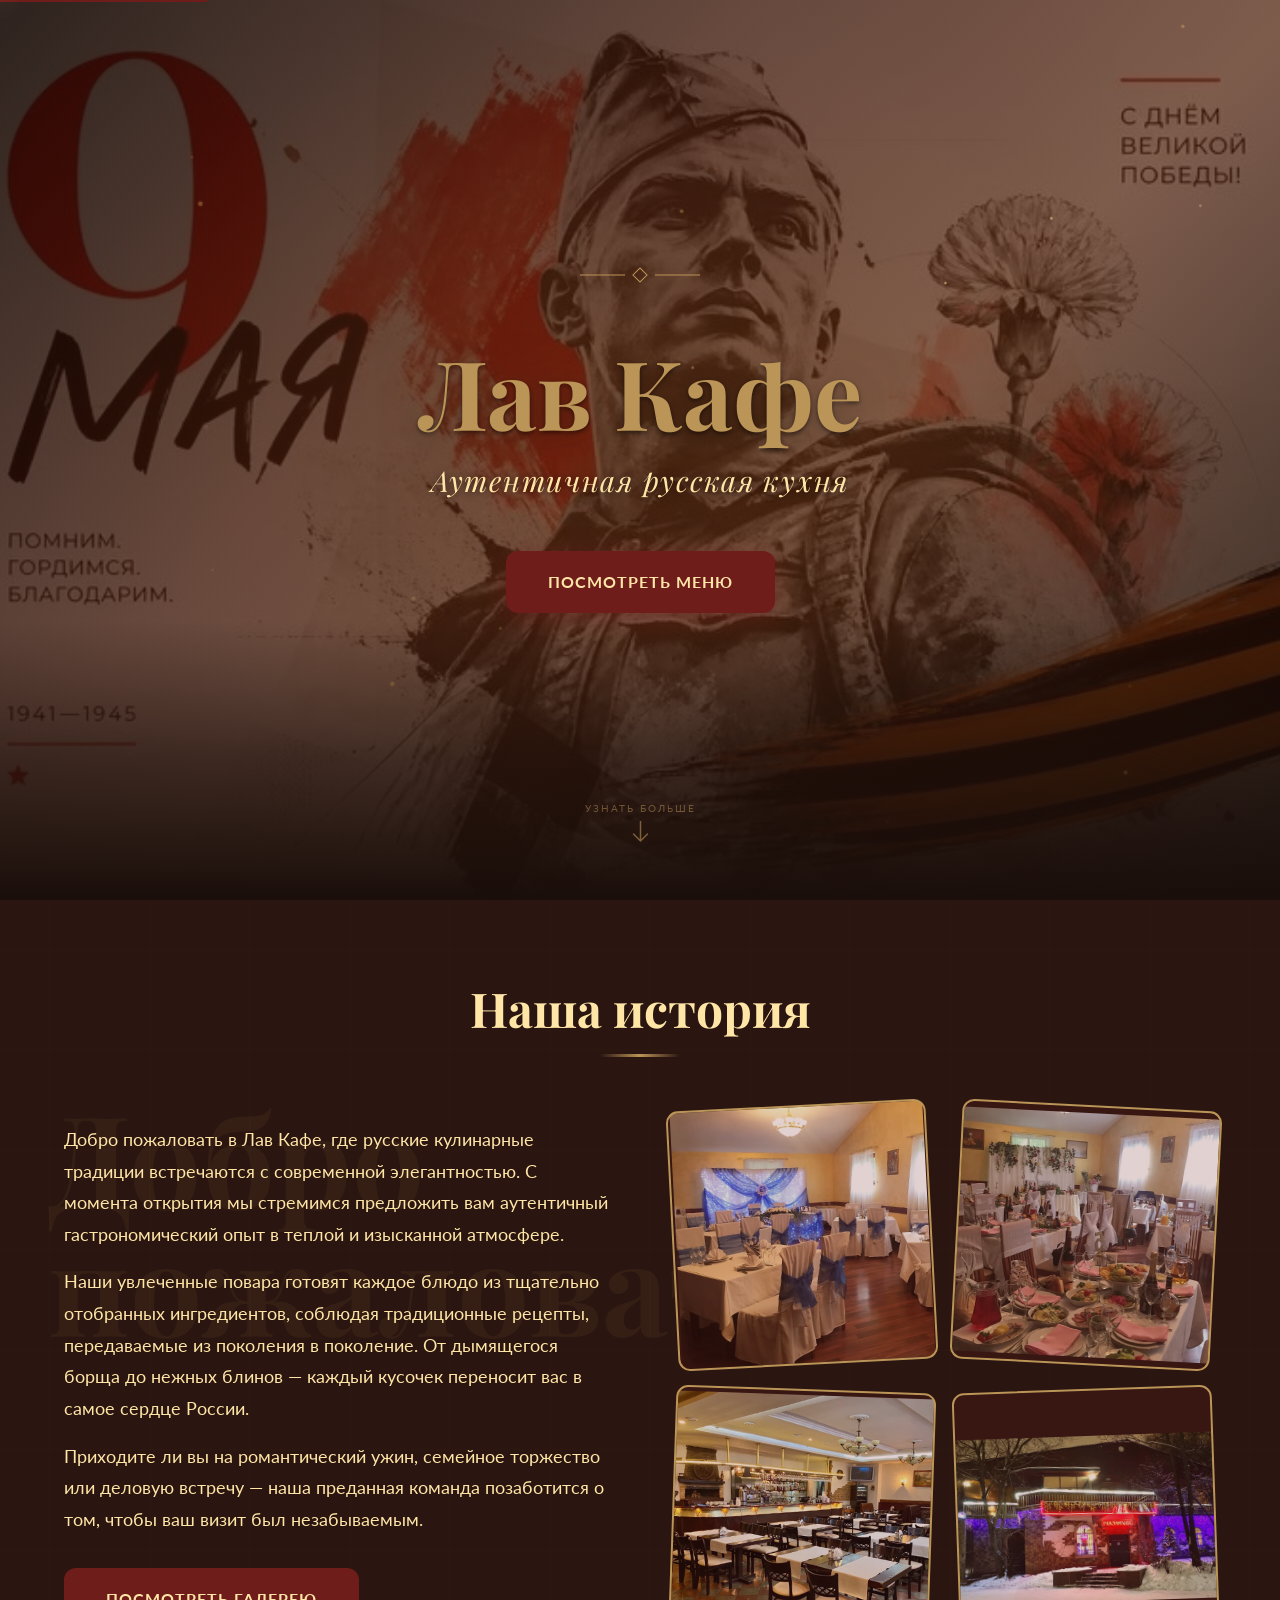
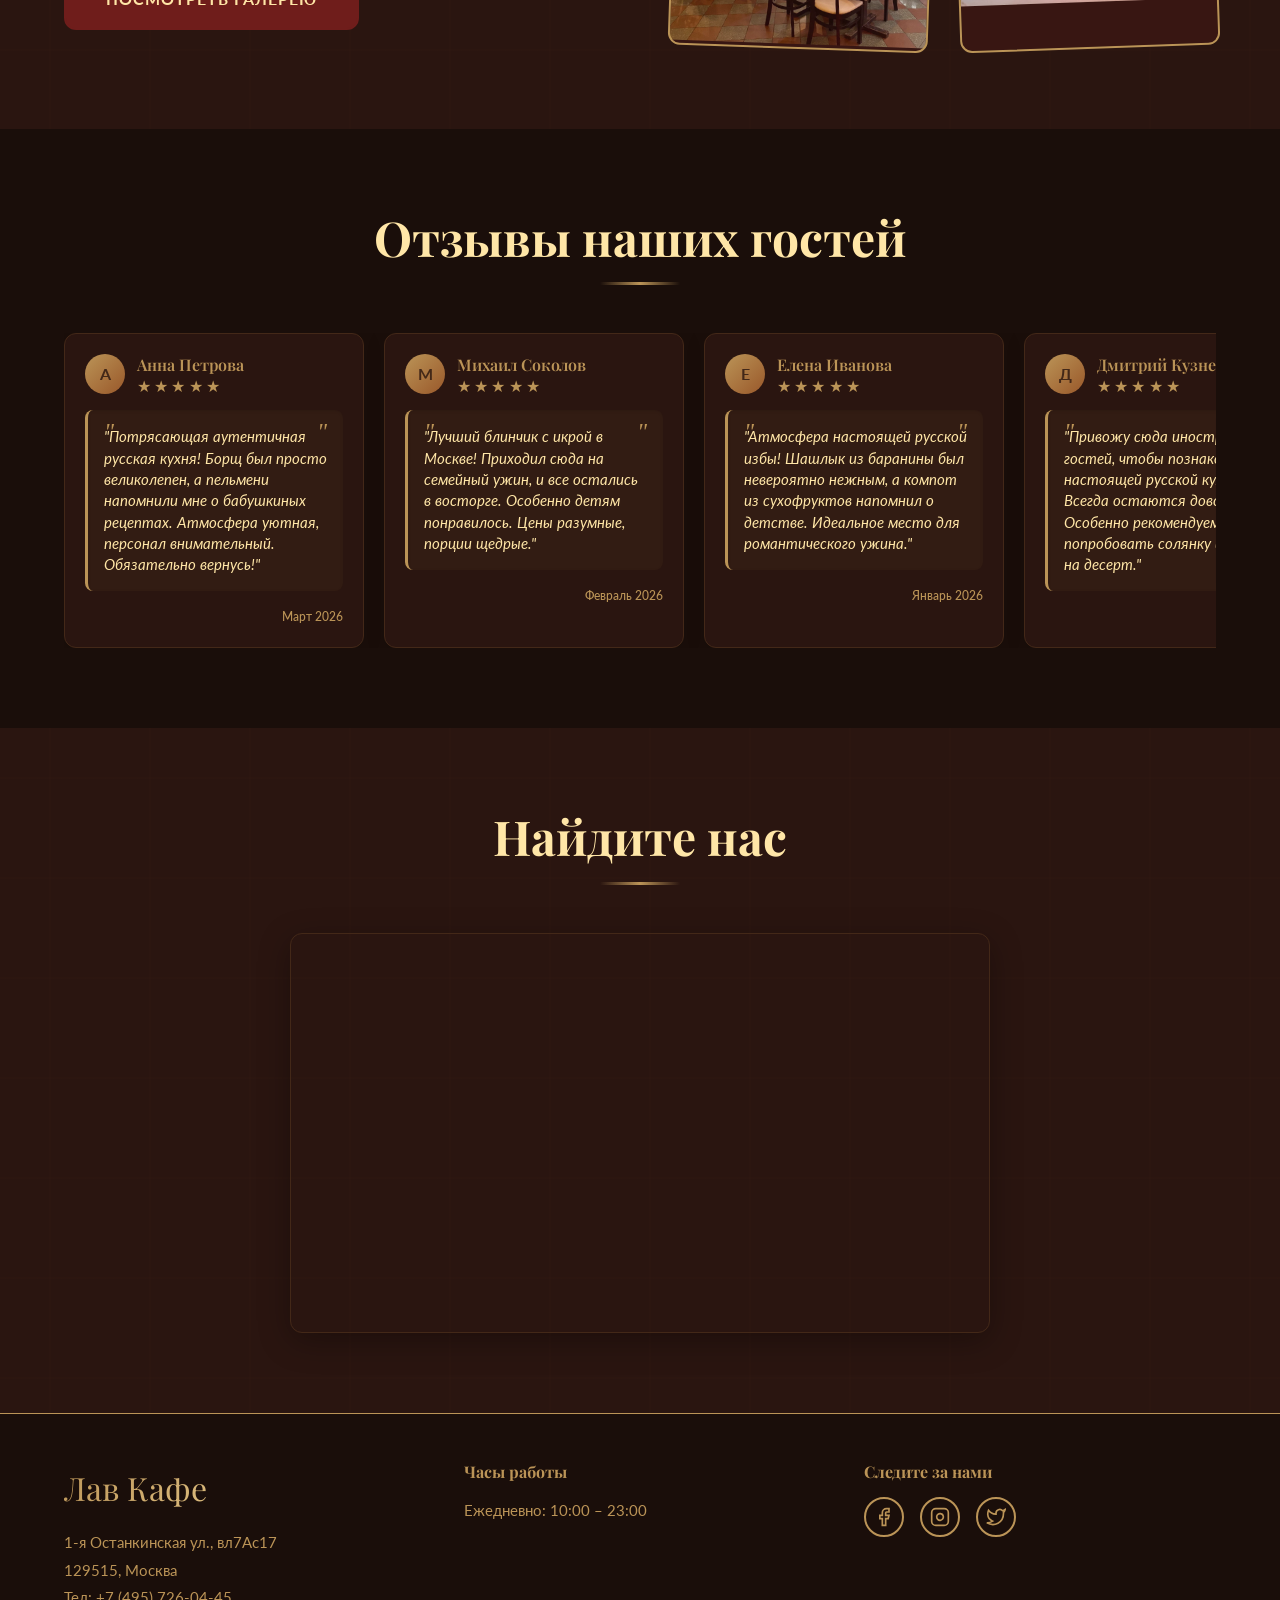
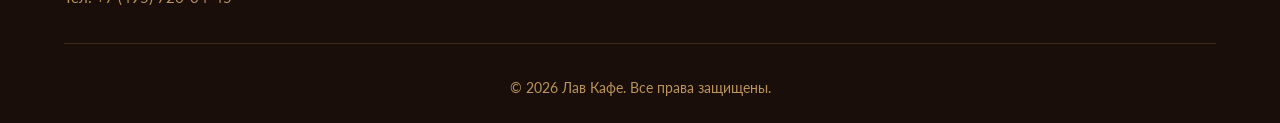
<file: templates/index.html>
<!DOCTYPE html>
<html lang="ru">
<head>
    <meta charset="UTF-8">
    <meta name="viewport" content="width=device-width, initial-scale=1.0">
    <meta name="description" content="Лав Кафе - Аутентичная русская кухня">
    <title>Лав Кафе - Аутентичная русская кухня</title>
    
    <!-- Preload des ressources critiques pour améliorer les performances -->
    <link rel="preload" href="../static/css/base.css" as="style">
    <link rel="preload" href="../static/css/landing.css" as="style">
    <link rel="preload" href="../static/js/main.js" as="script">
    
    <link rel="stylesheet" href="../static/css/base.css">
    <link rel="stylesheet" href="../static/css/landing.css">
</head>
<body class="page-enter">
    <a href="#main-content" class="skip-link">Перейти к содержанию</a>
    
    <!-- HERO SECTION -->
    <section class="hero">
        <canvas id="particles-canvas"></canvas>
        
        <div class="hero-content">
            <svg aria-hidden="true" class="ornament" viewBox="0 0 120 40" xmlns="http://www.w3.org/2000/svg">
                <line x1="0" y1="20" x2="45" y2="20" stroke="#BB9457" stroke-width="1"/>
                <rect x="55" y="15" width="10" height="10" fill="none" stroke="#BB9457" stroke-width="1" transform="rotate(45 60 20)"/>
                <line x1="75" y1="20" x2="120" y2="20" stroke="#BB9457" stroke-width="1"/>
            </svg>
            
            <h1 class="hero-title">Лав Кафе</h1>
            <p class="hero-subtitle">Аутентичная русская кухня</p>
            
            <div class="hero-cta">
                <a href="menu.html" class="btn btn-primary">Посмотреть меню</a>
            </div>
        </div>
        
        <!-- SCROLL INDICATOR -->
        <div class="hero-scroll-hint">
            <span class="scroll-hint-text">Узнать больше</span>
            <div class="scroll-hint-arrow">
                <svg aria-hidden="true" width="16" height="24" viewBox="0 0 16 24" fill="none">
                    <path d="M8 0v20M1 13l7 7 7-7" stroke="rgba(187,148,87,0.6)" stroke-width="1.5" stroke-linecap="round"/>
                </svg>
            </div>
        </div>
        
        <!-- BOTTOM VIGNETTE -->
        <div class="hero-vignette"></div>
    </section>

    <!-- ABOUT SECTION -->
    <section class="about section reveal" id="main-content">
        <div class="container">
            <h2 class="section-title">Наша история</h2>
            
            <div class="about-content">
                <div class="about-text">
                    <div class="about-decoration">Добро пожаловать</div>
                    <p>
                        Добро пожаловать в Лав Кафе, где русские кулинарные традиции встречаются с современной элегантностью. 
                        С момента открытия мы стремимся предложить вам аутентичный гастрономический опыт 
                        в теплой и изысканной атмосфере.
                    </p>
                    <p>
                        Наши увлеченные повара готовят каждое блюдо из тщательно отобранных ингредиентов, 
                        соблюдая традиционные рецепты, передаваемые из поколения в поколение. От дымящегося борща 
                        до нежных блинов — каждый кусочек переносит вас в самое сердце России.
                    </p>
                    <p>
                        Приходите ли вы на романтический ужин, семейное торжество или деловую встречу — 
                        наша преданная команда позаботится о том, чтобы ваш визит был незабываемым.
                    </p>
                    <a href="gallery.html" class="btn btn-primary" style="display:inline-block; margin-top:1rem;">Посмотреть галерею</a>
                </div>
                
                <div class="about-images">
                    <div class="about-image" style="background-image: url('../img/gallery/Screenshot 2026-03-25 001712.png');"></div>
                    <div class="about-image" style="background-image: url('../img/gallery/Screenshot 2026-03-25 001731.png');"></div>
                    <div class="about-image" style="background-image: url('../img/gallery/Screenshot 2026-03-25 001900.png');"></div>
                    <div class="about-image" style="background-image: url('../img/gallery/Screenshot 2026-03-25 002033.png');"></div>
                </div>
            </div>
        </div>
    </section>

    <!-- CUSTOMER REVIEWS SECTION -->
    <section class="reviews section reveal">
        <div class="container">
            <h2 class="section-title">Отзывы наших гостей</h2>

            <div class="reviews-grid">
                <div class="review-card reveal-item">
                    <div class="review-header">
                        <div class="review-avatar">
                            <span>А</span>
                        </div>
                        <div class="review-info">
                            <h4 class="review-name">Анна Петрова</h4>
                            <div class="review-rating">
                                <span class="star">★</span>
                                <span class="star">★</span>
                                <span class="star">★</span>
                                <span class="star">★</span>
                                <span class="star">★</span>
                            </div>
                        </div>
                    </div>
                    <p class="review-text">
                        "Потрясающая аутентичная русская кухня! Борщ был просто великолепен,
                        а пельмени напомнили мне о бабушкиных рецептах. Атмосфера уютная,
                        персонал внимательный. Обязательно вернусь!"
                    </p>
                    <div class="review-date">Март 2026</div>
                </div>

                <div class="review-card reveal-item">
                    <div class="review-header">
                        <div class="review-avatar">
                            <span>М</span>
                        </div>
                        <div class="review-info">
                            <h4 class="review-name">Михаил Соколов</h4>
                            <div class="review-rating">
                                <span class="star">★</span>
                                <span class="star">★</span>
                                <span class="star">★</span>
                                <span class="star">★</span>
                                <span class="star">★</span>
                            </div>
                        </div>
                    </div>
                    <p class="review-text">
                        "Лучший блинчик с икрой в Москве! Приходил сюда на семейный ужин,
                        и все остались в восторге. Особенно детям понравилось.
                        Цены разумные, порции щедрые."
                    </p>
                    <div class="review-date">Февраль 2026</div>
                </div>

                <div class="review-card reveal-item">
                    <div class="review-header">
                        <div class="review-avatar">
                            <span>Е</span>
                        </div>
                        <div class="review-info">
                            <h4 class="review-name">Елена Иванова</h4>
                            <div class="review-rating">
                                <span class="star">★</span>
                                <span class="star">★</span>
                                <span class="star">★</span>
                                <span class="star">★</span>
                                <span class="star">★</span>
                            </div>
                        </div>
                    </div>
                    <p class="review-text">
                        "Атмосфера настоящей русской избы! Шашлык из баранины был невероятно
                        нежным, а компот из сухофруктов напомнил о детстве.
                        Идеальное место для романтического ужина."
                    </p>
                    <div class="review-date">Январь 2026</div>
                </div>

                <div class="review-card reveal-item">
                    <div class="review-header">
                        <div class="review-avatar">
                            <span>Д</span>
                        </div>
                        <div class="review-info">
                            <h4 class="review-name">Дмитрий Кузнецов</h4>
                            <div class="review-rating">
                                <span class="star">★</span>
                                <span class="star">★</span>
                                <span class="star">★</span>
                                <span class="star">★</span>
                                <span class="star">★</span>
                            </div>
                        </div>
                    </div>
                    <p class="review-text">
                        "Привожу сюда иностранных гостей, чтобы познакомить с настоящей
                        русской кухней. Всегда остаются довольны! Особенно рекомендуем
                        попробовать солянку и медовик на десерт."
                    </p>
                    <div class="review-date">Декабрь 2025</div>
                </div>

                <div class="review-card reveal-item">
                    <div class="review-header">
                        <div class="review-avatar">
                            <span>О</span>
                        </div>
                        <div class="review-info">
                            <h4 class="review-name">Ольга Морозова</h4>
                            <div class="review-rating">
                                <span class="star">★</span>
                                <span class="star">★</span>
                                <span class="star">★</span>
                                <span class="star">★</span>
                                <span class="star">★</span>
                            </div>
                        </div>
                    </div>
                    <p class="review-text">
                        "Отличное место для деловых обедов. Быстрое обслуживание,
                        вкусная еда, разумные цены. Часто заказываем бизнес-ланчи.
                        Шеф-повар - настоящий профессионал!"
                    </p>
                    <div class="review-date">Ноябрь 2025</div>
                </div>

                <div class="review-card reveal-item">
                    <div class="review-header">
                        <div class="review-avatar">
                            <span>С</span>
                        </div>
                        <div class="review-info">
                            <h4 class="review-name">Сергей Волков</h4>
                            <div class="review-rating">
                                <span class="star">★</span>
                                <span class="star">★</span>
                                <span class="star">★</span>
                                <span class="star">★</span>
                                <span class="star">★</span>
                            </div>
                        </div>
                    </div>
                    <p class="review-text">
                        "Классика русской кухни в современном исполнении. Голубцы были
                        потрясающими, а квас домашний. Интерьер создает правильную атмосферу.
                        Ценю внимание к деталям!"
                    </p>
                    <div class="review-date">Октябрь 2025</div>
                </div>
            </div>
        </div>
    </section>

    <!-- MAP SECTION -->
    <section class="map-section section reveal">
        <div class="container">
            <h2 class="section-title">Найдите нас</h2>
            <div class="map-container">
                <script type="text/javascript" charset="utf-8" async src="https://api-maps.yandex.ru/services/constructor/1.0/js/?um=constructor%3A4090c98e24e5ccc989f934d04d15722c749be95c8a7f709d18a26821728498f8&amp;width=700&amp;height=400&amp;lang=en_FR&amp;scroll=true&amp;theme=dark"></script>
            </div>
        </div>
    </section>

    <!-- FOOTER -->
    <footer class="footer">
        <div class="container">
            <div class="footer-content">
                <div>
                    <div class="footer-brand">Лав Кафе</div>
                    <div class="footer-address">
                        <a href="https://yandex.ru/maps/?text=1-я+Останкинская+ул.,+вл7Ас17,+129515+Москва" target="_blank" rel="noopener" class="footer-link">
                            1-я Останкинская ул., вл7Ас17<br>
                            129515, Москва
                        </a><br>
                        Тел: <a href="tel:+74957260445" class="footer-link">+7 (495) 726-04-45</a>
                    </div>
                </div>
                
                <div>
                    <h4 style="color: var(--color-gold); margin-bottom: 1rem;">Часы работы</h4>
                    <div class="footer-address">
                        Ежедневно: 10:00 – 23:00
                    </div>
                </div>
                
                <div>
                    <h4 style="color: var(--color-gold); margin-bottom: 1rem;">Следите за нами</h4>
                    <div class="footer-social" role="navigation" aria-label="Социальные сети">
                        <a href="#" class="social-icon" aria-label="Следите за нами в Facebook">
                            <svg width="20" height="20" viewBox="0 0 24 24" fill="none" stroke="currentColor" stroke-width="2" aria-hidden="true">
                                <path d="M18 2h-3a5 5 0 0 0-5 5v3H7v4h3v8h4v-8h3l1-4h-4V7a1 1 0 0 1 1-1h3z"></path>
                            </svg>
                        </a>
                        <a href="#" class="social-icon" aria-label="Следите за нами в Instagram">
                            <svg width="20" height="20" viewBox="0 0 24 24" fill="none" stroke="currentColor" stroke-width="2" aria-hidden="true">
                                <rect x="2" y="2" width="20" height="20" rx="5" ry="5"></rect>
                                <path d="M16 11.37A4 4 0 1 1 12.63 8 4 4 0 0 1 16 11.37z"></path>
                                <line x1="17.5" y1="6.5" x2="17.51" y2="6.5"></line>
                            </svg>
                        </a>
                        <a href="#" class="social-icon" aria-label="Следите за нами в Twitter">
                            <svg width="20" height="20" viewBox="0 0 24 24" fill="none" stroke="currentColor" stroke-width="2" aria-hidden="true">
                                <path d="M23 3a10.9 10.9 0 0 1-3.14 1.53 4.48 4.48 0 0 0-7.86 3v1A10.66 10.66 0 0 1 3 4s-4 9 5 13a11.64 11.64 0 0 1-7 2c9 5 20 0 20-11.5a4.5 4.5 0 0 0-.08-.83A7.72 7.72 0 0 0 23 3z"></path>
                            </svg>
                        </a>
                    </div>
                </div>
            </div>
            
            <div class="footer-bottom">
                &copy; 2026 Лав Кафе. Все права защищены.
            </div>
        </div>
    </footer>

    <script>
      document.addEventListener('DOMContentLoaded', () => {
        const track = document.querySelector('.reviews-grid');
        if (!track) return;

        const cards = Array.from(track.querySelectorAll('.review-card'));
        if (cards.length < 2) return;

        let currentIndex = 0;
        let autoplayId = null;
        const intervalMs = 3200;

        const getVisibleCount = () => {
          if (window.innerWidth <= 768) return 1;
          if (window.innerWidth <= 1200) return 2;
          return 3;
        };

        const getStep = () => {
          const firstCard = cards[0];
          if (!firstCard) return 0;
          const style = window.getComputedStyle(track);
          const gap = parseFloat(style.columnGap || style.gap || '0');
          return firstCard.getBoundingClientRect().width + gap;
        };

        const goToIndex = (index) => {
          const step = getStep();
          if (!step) return;

          const maxIndex = Math.max(0, cards.length - getVisibleCount());
          if (index > maxIndex) currentIndex = 0;
          else currentIndex = Math.max(0, index);

          track.scrollTo({
            left: currentIndex * step,
            behavior: 'smooth'
          });
        };

        const startAutoplay = () => {
          if (autoplayId) clearInterval(autoplayId);
          autoplayId = setInterval(() => goToIndex(currentIndex + 1), intervalMs);
        };

        const stopAutoplay = () => {
          if (autoplayId) clearInterval(autoplayId);
          autoplayId = null;
        };

        track.addEventListener('mouseenter', stopAutoplay);
        track.addEventListener('mouseleave', startAutoplay);
        track.addEventListener('touchstart', stopAutoplay, { passive: true });
        track.addEventListener('touchend', startAutoplay, { passive: true });

        window.addEventListener('resize', () => goToIndex(currentIndex));

        startAutoplay();
      });
    </script>

    <script src="../static/js/main.js" defer></script>
</body>
</html>
</file>
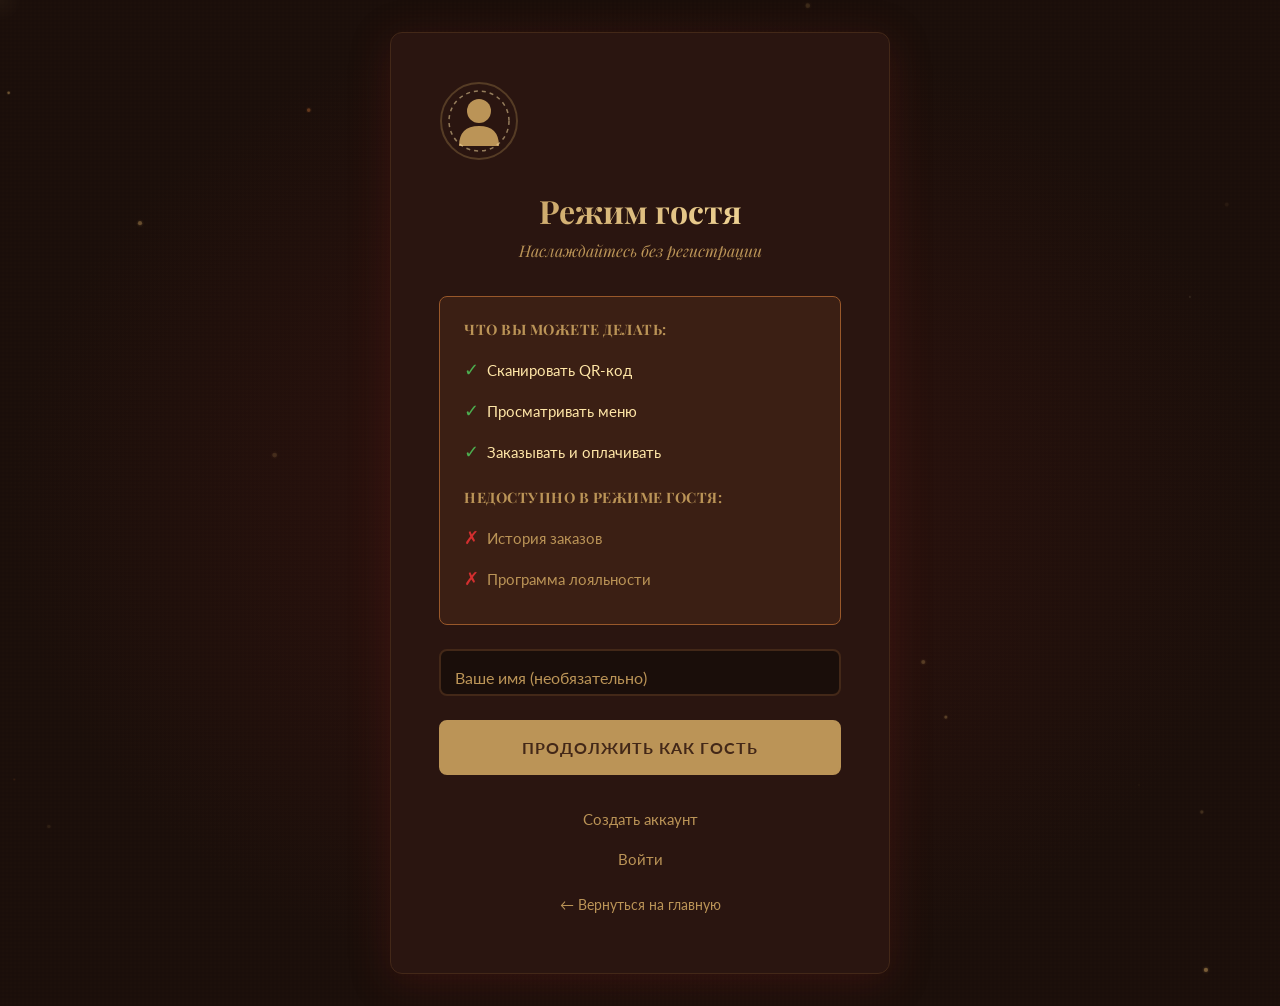
<file: templates/guest.html>
<!DOCTYPE html>
<html lang="ru">
<head>
    <meta charset="UTF-8">
    <meta name="viewport" content="width=device-width, initial-scale=1.0">
    <title>Продолжить как гость - Лав Кафé</title>
    <link rel="preconnect" href="https://fonts.googleapis.com">
    <link rel="stylesheet" href="../static/css/base.css">
    <link rel="stylesheet" href="../static/css/auth.css">
</head>
<body class="page-enter">
    <div class="auth-page">
        <canvas id="auth-particles-canvas"></canvas>
        
        <div class="auth-card wide">
            <svg aria-hidden="true" class="guest-icon" viewBox="0 0 80 80" xmlns="http://www.w3.org/2000/svg">
                <circle cx="40" cy="40" r="38" fill="none" stroke="#BB9457" stroke-width="2" opacity="0.3"/>
                <circle cx="40" cy="30" r="12" fill="var(--color-gold)"/>
                <path d="M 20 65 Q 20 45 40 45 Q 60 45 60 65" fill="var(--color-gold)"/>
                <circle cx="40" cy="40" r="30" fill="none" stroke="#FFE6A7" stroke-width="1.5" stroke-dasharray="4 4" opacity="0.5"/>
            </svg>
            
            <h1 class="auth-title">Режим гостя</h1>
            <p class="auth-subtitle">Наслаждайтесь без регистрации</p>
            
            <div class="info-box">
                <div class="info-section">
                    <h4>Что вы можете делать:</h4>
                    <ul class="info-list allowed">
                        <li>Сканировать QR-код</li>
                        <li>Просматривать меню</li>
                        <li>Заказывать и оплачивать</li>
                    </ul>
                </div>
                
                <div class="info-section">
                    <h4>Недоступно в режиме гостя:</h4>
                    <ul class="info-list not-allowed">
                        <li>История заказов</li>
                        <li>Программа лояльности</li>
                    </ul>
                </div>
            </div>
            
            <form class="auth-form" id="guest-form">
                <div class="form-group">
                    <input type="text" id="guest-name" class="form-input">
                    <label for="guest-name" class="form-label">Ваше имя (необязательно)</label>
                </div>
                
                <button type="submit" class="auth-button golden">Продолжить как гость</button>
            </form>
            
            <div class="auth-links">
                <a href="register.html">Создать аккаунт</a>
                <br>
                <a href="login.html">Войти</a>
                <a href="index.html" class="back-link">← Вернуться на главную</a>
            </div>
        </div>
    </div>
    
    <script src="../static/js/main.js" defer></script>
    <script src="../static/js/auth.js" defer></script>
</body>
</html>
</file>
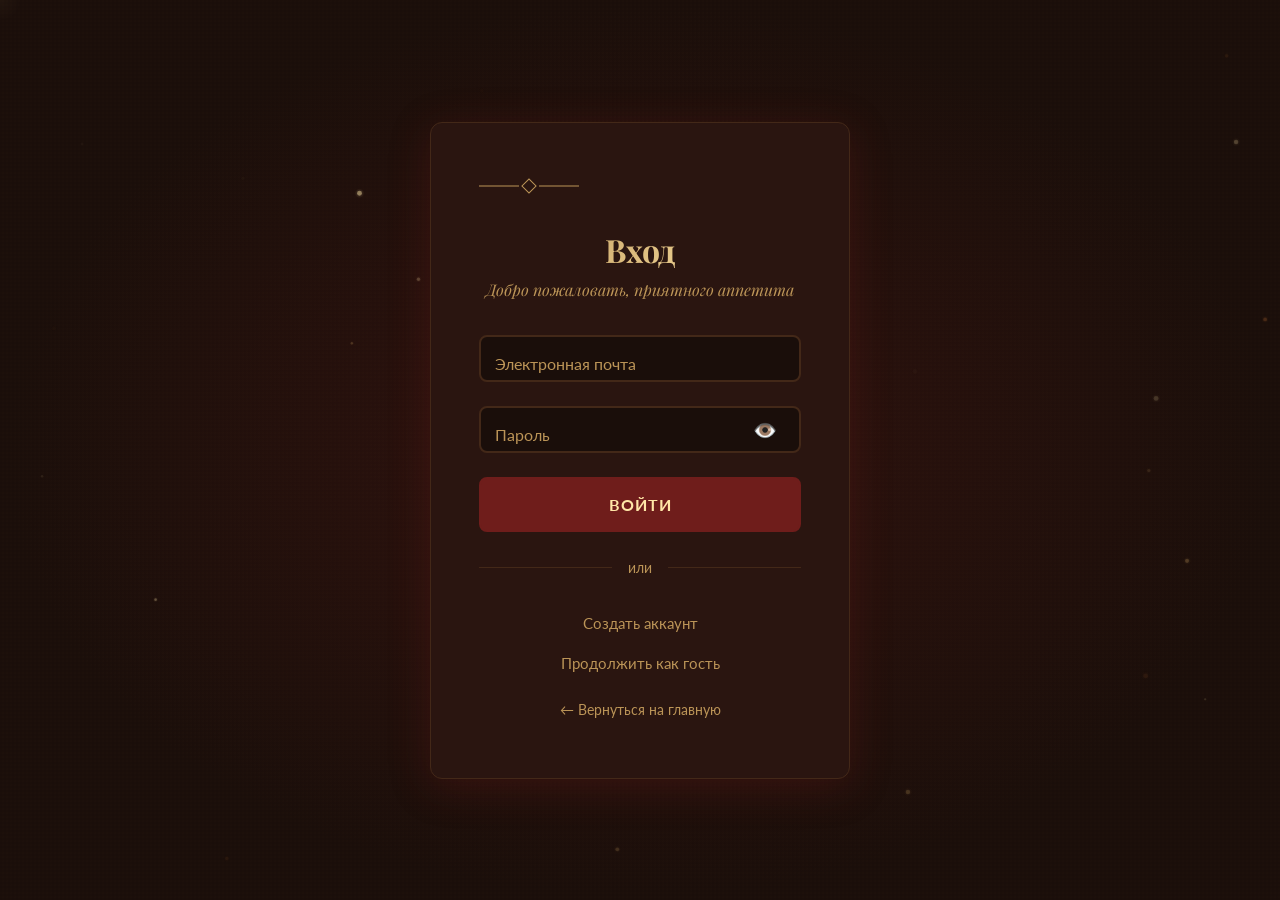
<file: templates/login.html>
<!DOCTYPE html>
<html lang="ru">
<head>
    <meta charset="UTF-8">
    <meta name="viewport" content="width=device-width, initial-scale=1.0">
    <title>Вход - Лав Кафé</title>
    <link rel="preconnect" href="https://fonts.googleapis.com">
    <link rel="stylesheet" href="../static/css/base.css">
    <link rel="stylesheet" href="../static/css/auth.css">
</head>
<body class="page-enter">
    <div class="auth-page">
        <canvas id="auth-particles-canvas"></canvas>
        
        <div class="auth-card">
            <svg aria-hidden="true" class="auth-ornament" viewBox="0 0 100 30" xmlns="http://www.w3.org/2000/svg">
                <line x1="0" y1="15" x2="40" y2="15" stroke="#BB9457" stroke-width="1"/>
                <rect x="45" y="10" width="10" height="10" fill="none" stroke="#BB9457" stroke-width="1" transform="rotate(45 50 15)"/>
                <line x1="60" y1="15" x2="100" y2="15" stroke="#BB9457" stroke-width="1"/>
            </svg>
            
            <h1 class="auth-title">Вход</h1>
            <p class="auth-subtitle">Добро пожаловать, приятного аппетита</p>
            
            <form class="auth-form" id="login-form">
                <div class="form-group">
                    <input type="email" id="email" class="form-input" required>
                    <label for="email" class="form-label">Электронная почта</label>
                    <div class="error-message" id="email-error"></div>
                </div>
                
                <div class="form-group">
                    <div class="password-wrapper">
                        <input type="password" id="password" class="form-input" required>
                        <label for="password" class="form-label">Пароль</label>
                        <button type="button" class="password-toggle" data-target="password" aria-label="Показать пароль">
                            <span class="eye-icon">👁️</span>
                        </button>
                    </div>
                    <div class="error-message" id="password-error"></div>
                </div>
                
                <button type="submit" class="auth-button">Войти</button>
            </form>
            
            <div class="divider">или</div>
            
            <div class="auth-links">
                <a href="register.html">Создать аккаунт</a>
                <br>
                <a href="guest.html">Продолжить как гость</a>
                <a href="index.html" class="back-link">← Вернуться на главную</a>
            </div>
        </div>
    </div>
    
    <script src="../static/js/main.js" defer></script>
    <script src="../static/js/auth.js" defer></script>
</body>
</html>
</file>
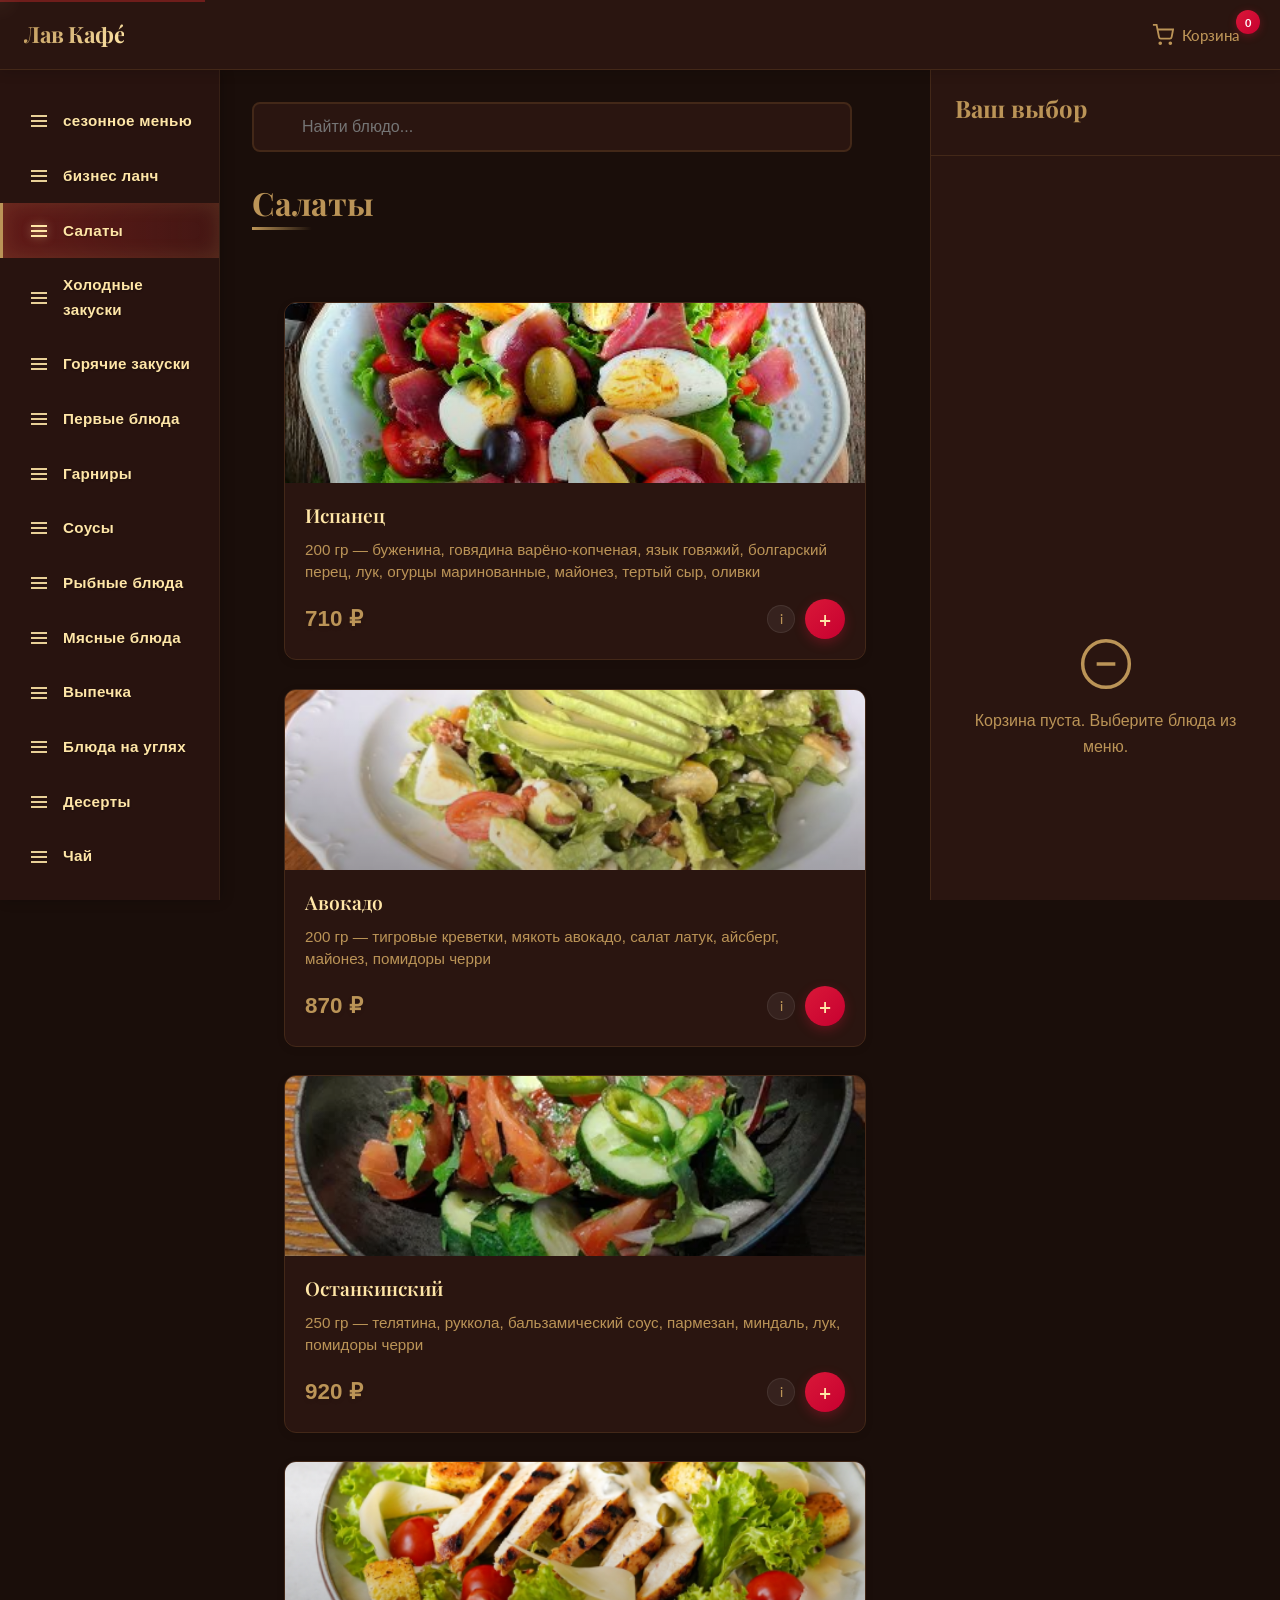
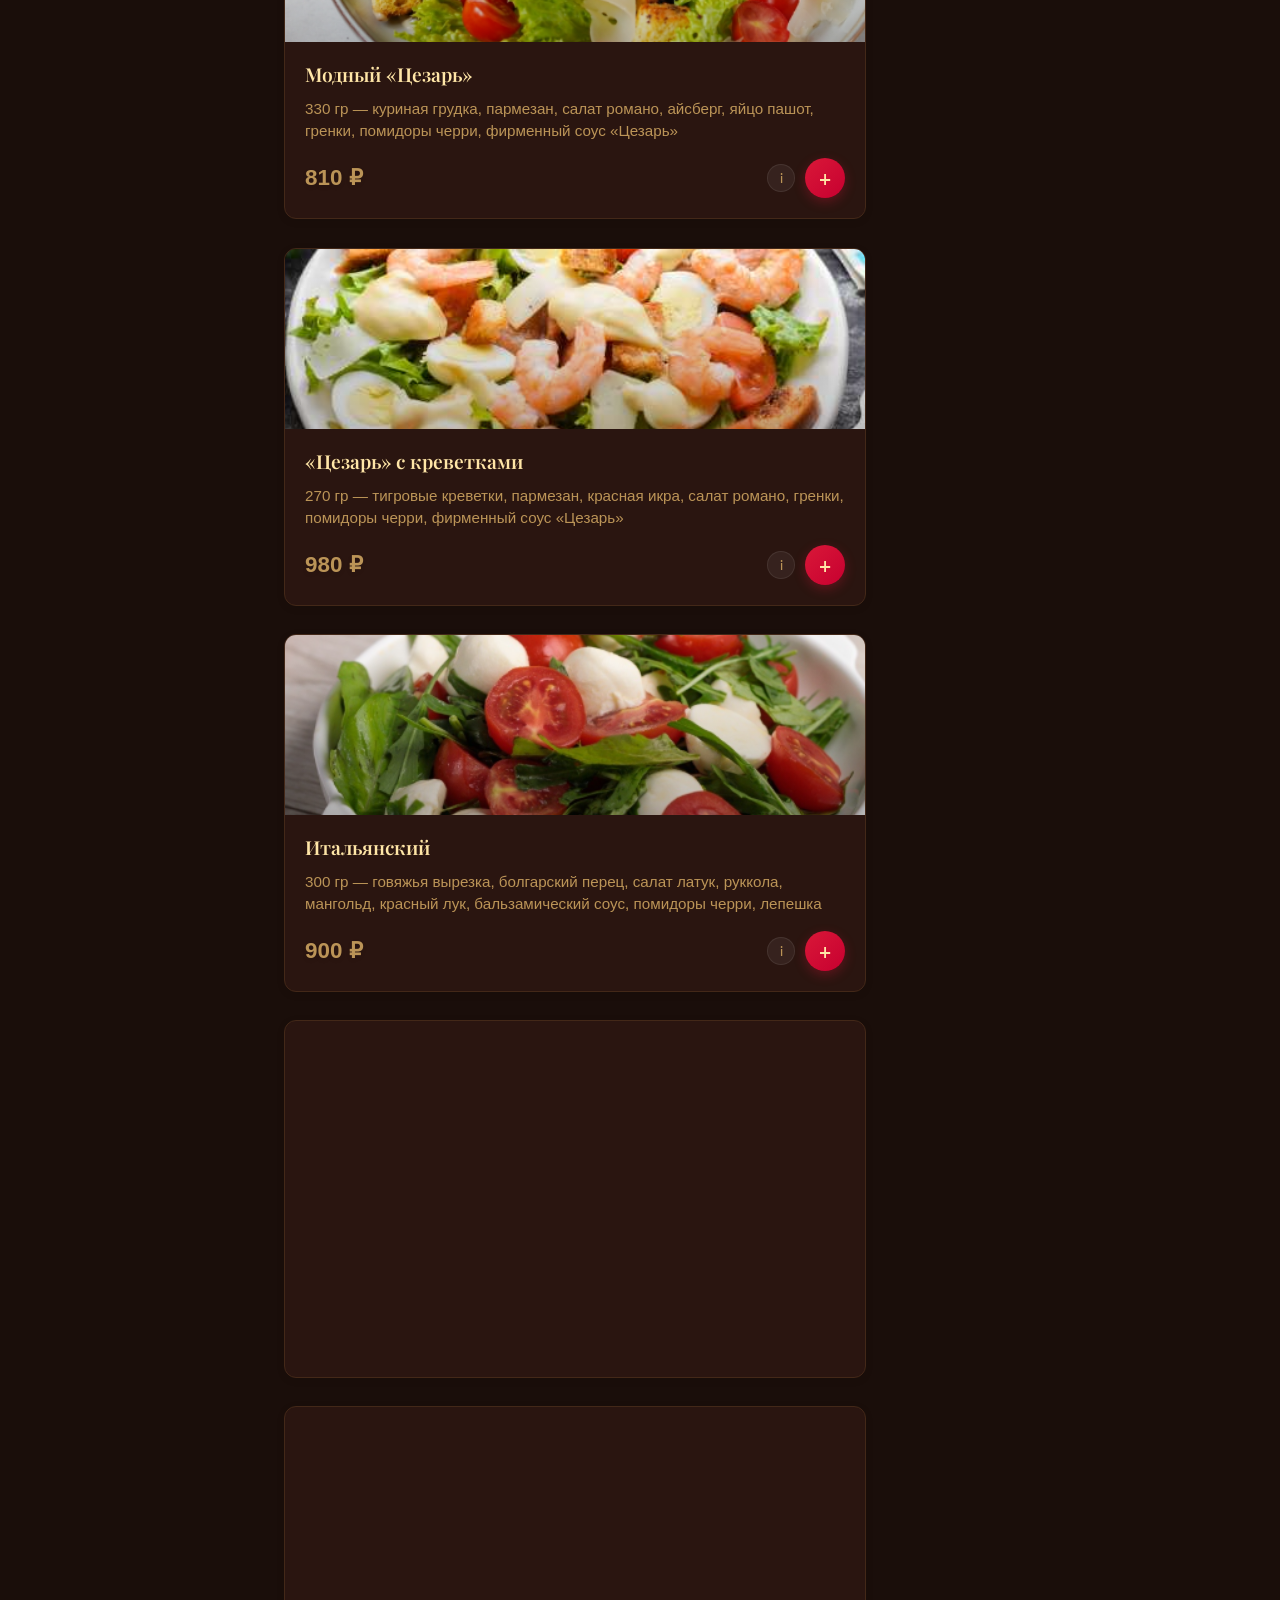
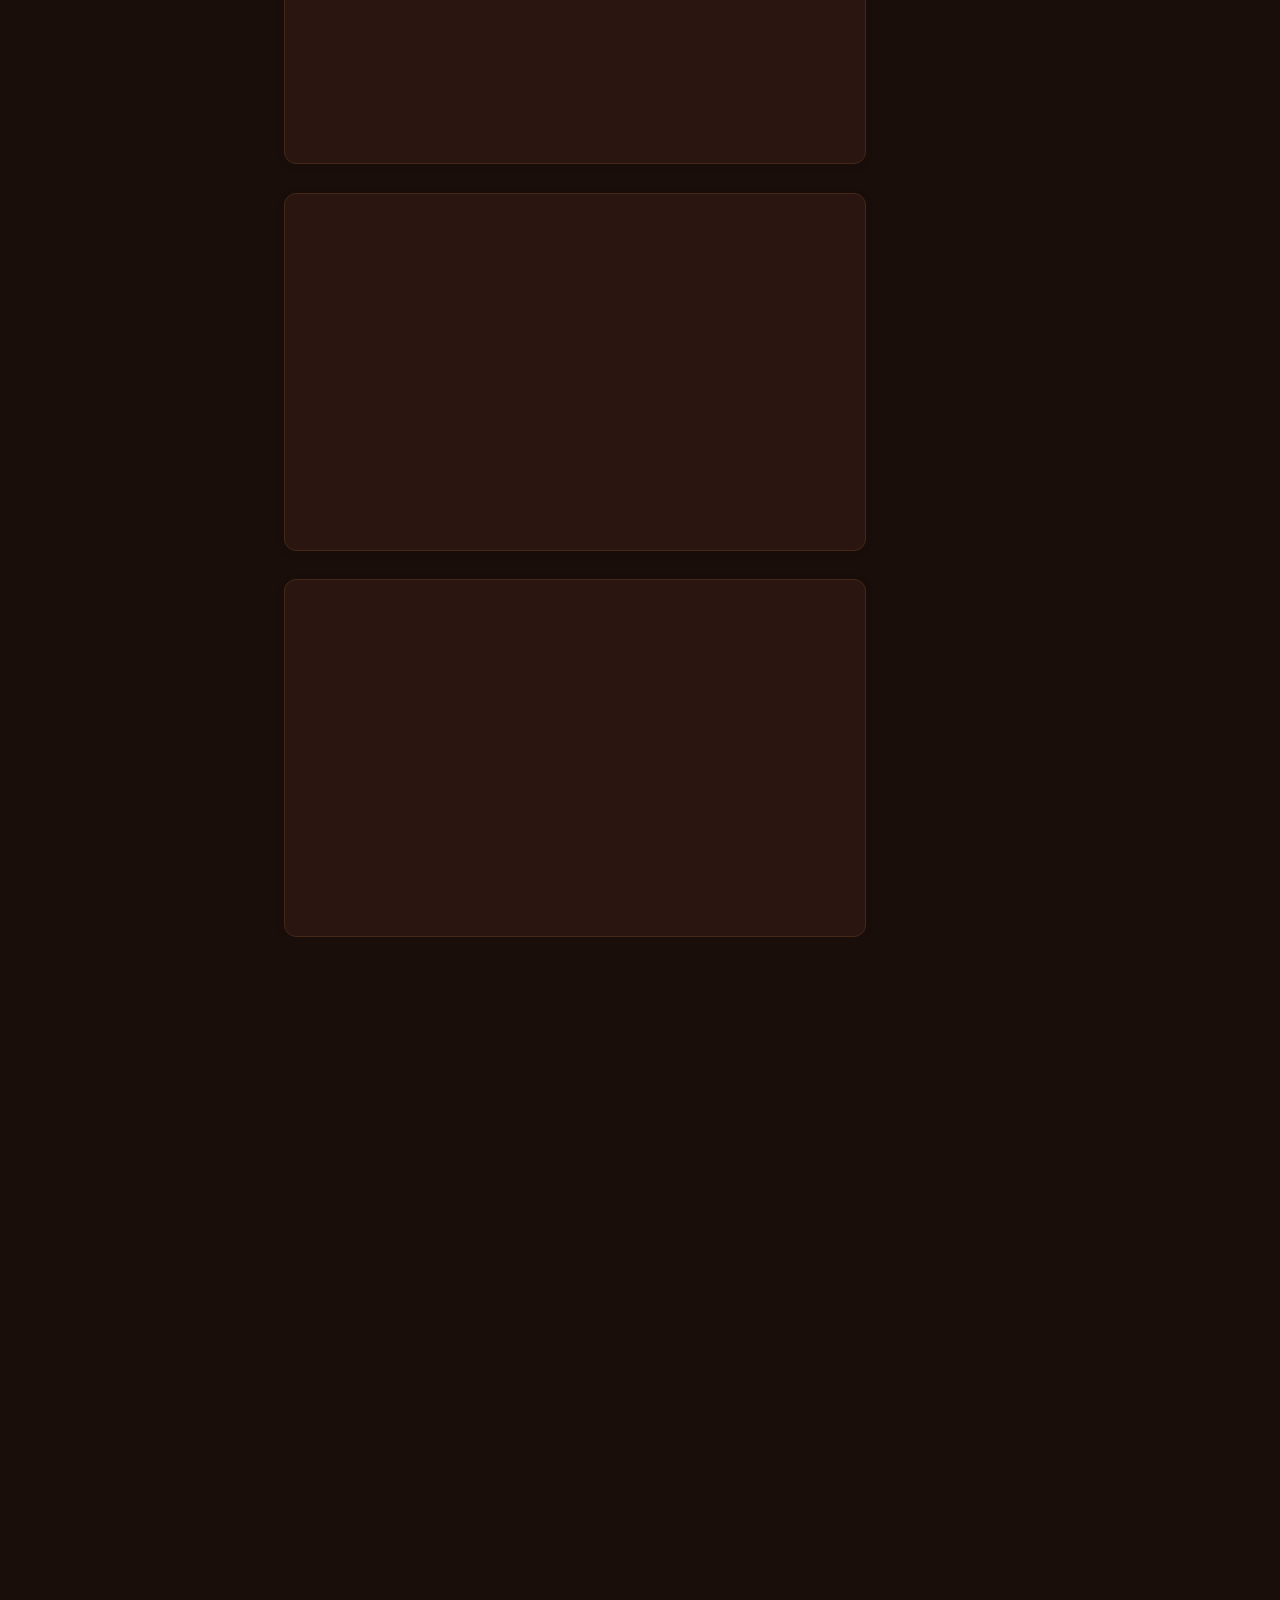
<file: templates/menu.html>
<!DOCTYPE html>
<html lang="ru">
<head>
    <meta charset="UTF-8">
    <meta name="viewport" content="width=device-width, initial-scale=1.0">
    <title>Меню - Лав Кафé</title>
    <link rel="preconnect" href="https://fonts.googleapis.com">
    
    <!-- Preload des ressources critiques -->
    <link rel="preload" href="../static/css/base.css" as="style">
    <link rel="preload" href="../static/css/menu.css" as="style">
    <link rel="preload" href="../static/js/main.js" as="script">
    <link rel="preload" href="../static/js/cart.js" as="script">
    <link rel="preload" href="../static/js/menu.js" as="script">
    
    <link rel="stylesheet" href="../static/css/base.css">
    <link rel="stylesheet" href="../static/css/menu.css">
</head>
<body class="page-enter">
    <a href="#main-content" class="skip-link">Перейти к содержанию</a>
    
    <!-- TOP NAVBAR -->
    <nav class="navbar" role="navigation" aria-label="Основная навигация">
        <div class="navbar-content">
            <div class="navbar-left">
                <a href="index.html" class="logo-text">Лав Кафé</a>
            </div>
            
            <div class="navbar-center">
            </div>
            
            <div class="navbar-right">
                <button class="cart-toggle" id="cart-toggle-btn" type="button" aria-label="Корзина">
                    <svg aria-hidden="true" width="22" height="22" viewBox="0 0 24 24" fill="none" stroke="currentColor" stroke-width="2">
                        <circle cx="9" cy="21" r="1"></circle>
                        <circle cx="20" cy="21" r="1"></circle>
                        <path d="M1 1h4l2.68 13.39a2 2 0 0 0 2 1.61h9.72a2 2 0 0 0 2-1.61L23 6H6"></path>
                    </svg>
                    <span class="cart-text">Корзина</span>
                    <span class="cart-badge" id="cart-badge">0</span>
                </button>
                <button class="mobile-menu-btn" id="mobile-menu-btn">
                    <svg aria-hidden="true" width="24" height="24" viewBox="0 0 24 24" fill="none" stroke="currentColor" stroke-width="2">
                        <line x1="3" y1="12" x2="21" y2="12"></line>
                        <line x1="3" y1="6" x2="21" y2="6"></line>
                        <line x1="3" y1="18" x2="21" y2="18"></line>
                    </svg>
                </button>
            </div>
        </div>
    </nav>

    <!-- MAIN LAYOUT -->
    <div class="main-layout">
        <!-- CATEGORY SIDEBAR -->
        <aside class="category-sidebar" id="category-sidebar">
            <nav class="category-nav" id="category-nav"></nav>
        </aside>

        <!-- MAIN CONTENT -->
        <main class="main-content" role="main" id="main-content">
            <!-- SEARCH BAR -->
            <div class="search-bar">
                <svg aria-hidden="true" class="search-icon" width="20" height="20" viewBox="0 0 24 24" fill="none" stroke="currentColor" stroke-width="2">
                    <circle cx="11" cy="11" r="8"></circle>
                    <path d="m21 21-4.35-4.35"></path>
                </svg>
                <input 
                    type="text" 
                    id="search-input" 
                    class="search-input" 
                    placeholder="Найти блюдо..."
                >
                <button class="search-clear" id="search-clear" style="display: none;">×</button>
            </div>

            <!-- MENU SECTIONS -->
            <div id="menu-container"></div>
            
            <!-- NO RESULTS MESSAGE -->
            <div class="no-results" id="no-results" style="display: none;">
                <svg aria-hidden="true" width="80" height="80" viewBox="0 0 24 24" fill="none" stroke="var(--color-text-muted)" stroke-width="1">
                    <circle cx="12" cy="12" r="10"></circle>
                    <line x1="12" y1="8" x2="12" y2="12"></line>
                    <line x1="12" y1="16" x2="12.01" y2="16"></line>
                </svg>
                <p>Блюда не найдены для "<span id="search-query"></span>"</p>
            </div>
        </main>

        <!-- CART PANEL -->
        <aside class="cart-panel" id="cart-panel" aria-label="Корзина">
            <div class="cart-header">
                <h3>Ваш выбор</h3>
                <div class="cart-table-info" id="cart-table-info"></div>
            </div>
            <div class="cart-content" id="cart-content"></div>
            <div class="cart-empty" id="cart-empty">
                <svg aria-hidden="true" width="56" height="56" viewBox="0 0 24 24" fill="none" stroke="var(--color-text-muted)" stroke-width="1.5">
                    <circle cx="12" cy="12" r="10"></circle>
                    <path d="M8 12h8"></path>
                </svg>
                <p>Корзина пуста. Выберите блюда из меню.</p>
            </div>
            <div class="cart-summary" id="cart-summary" style="display: none;">
                <div class="summary-row total">
                    <span>Итого</span>
                    <span id="total">0 ₽</span>
                </div>
                <button class="checkout-btn" id="clear-cart-btn" type="button">Очистить выбор</button>
            </div>
        </aside>
    </div>

    <!-- Mobile overlay + bottom bar -->
    <div class="cart-overlay" id="cart-overlay" aria-hidden="true"></div>
    <div class="mobile-bottom-bar" id="mobile-bottom-bar">
        <div class="bottom-bar-info">
            <div class="bottom-bar-count" id="bottom-bar-count">0 позиций</div>
            <div class="bottom-bar-total" id="bottom-bar-total">0 ₽</div>
        </div>
        <button class="bottom-bar-btn" id="bottom-bar-btn" type="button">Корзина</button>
    </div>
    
    <script src="../static/js/main.js" defer></script>
    <script src="../static/js/cart.js" defer></script>
    <script src="../static/js/menu.js" defer></script>
</body>
</html>
</file>
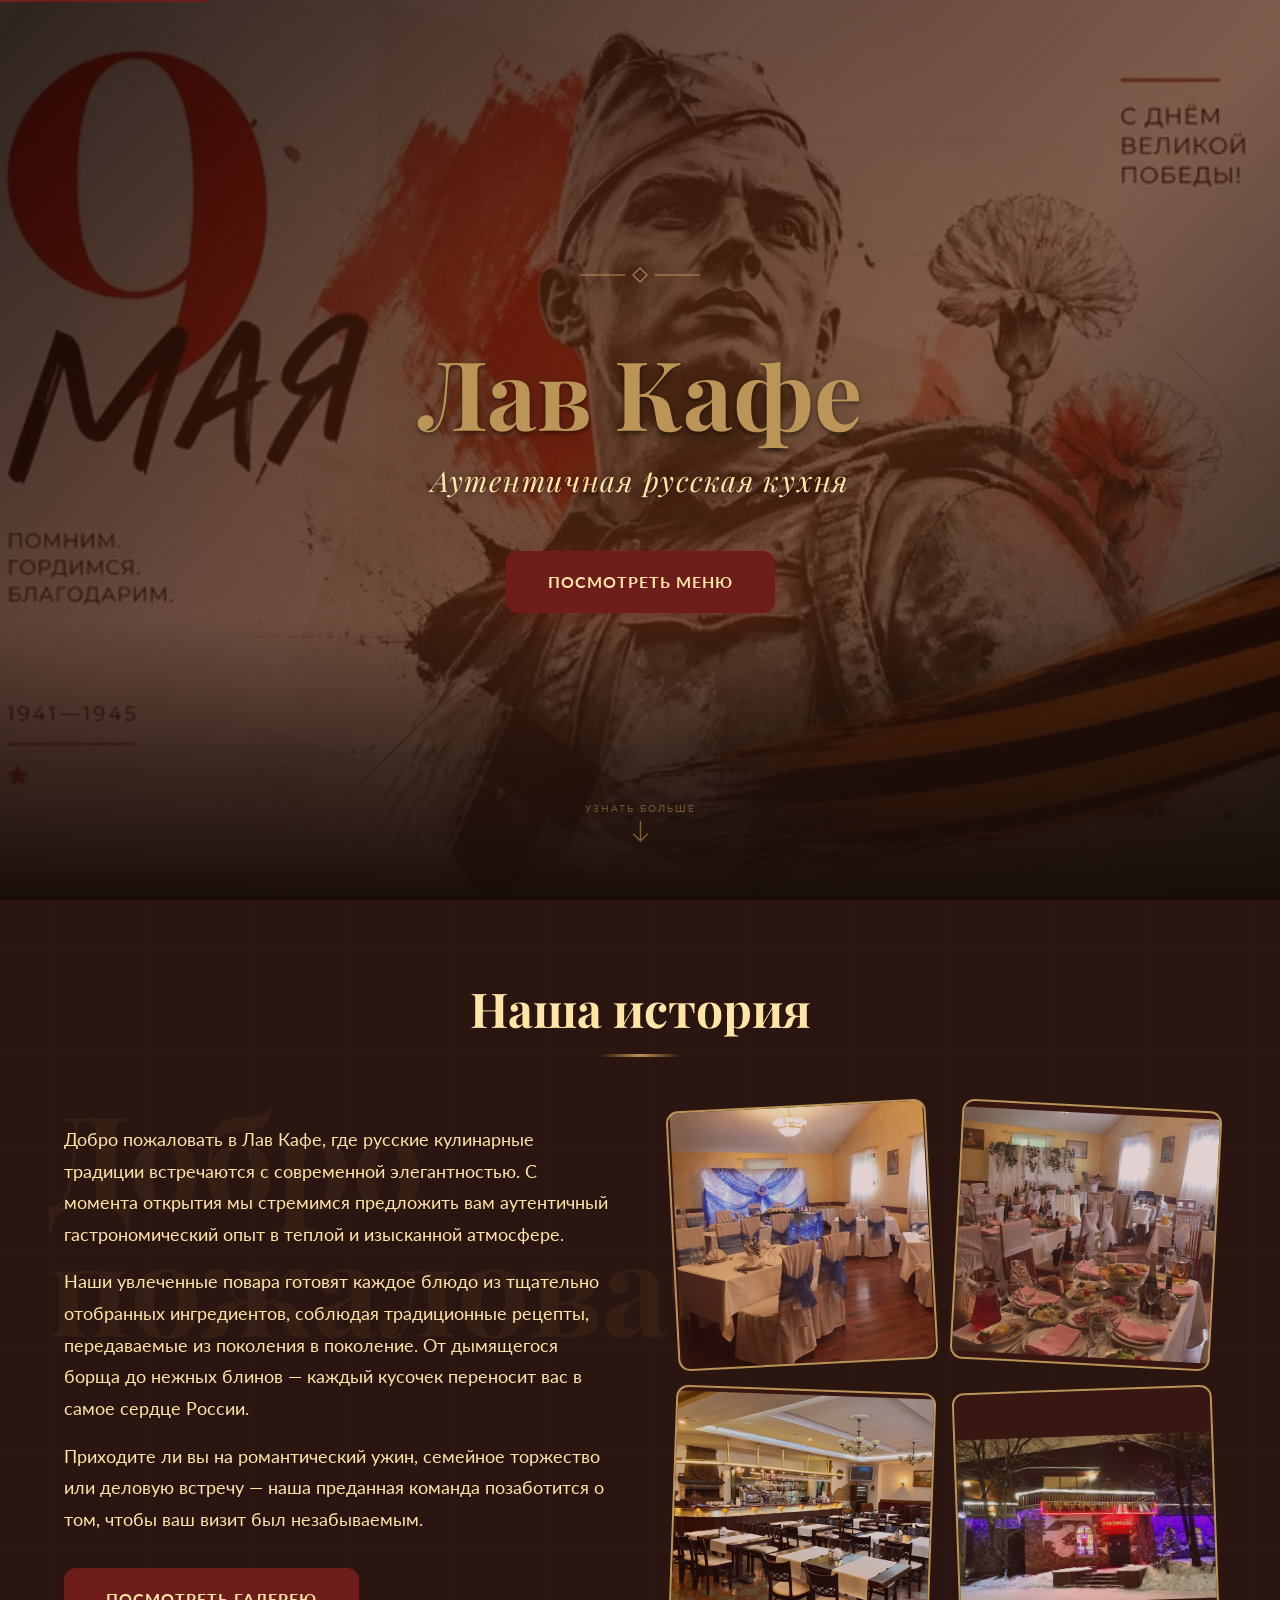
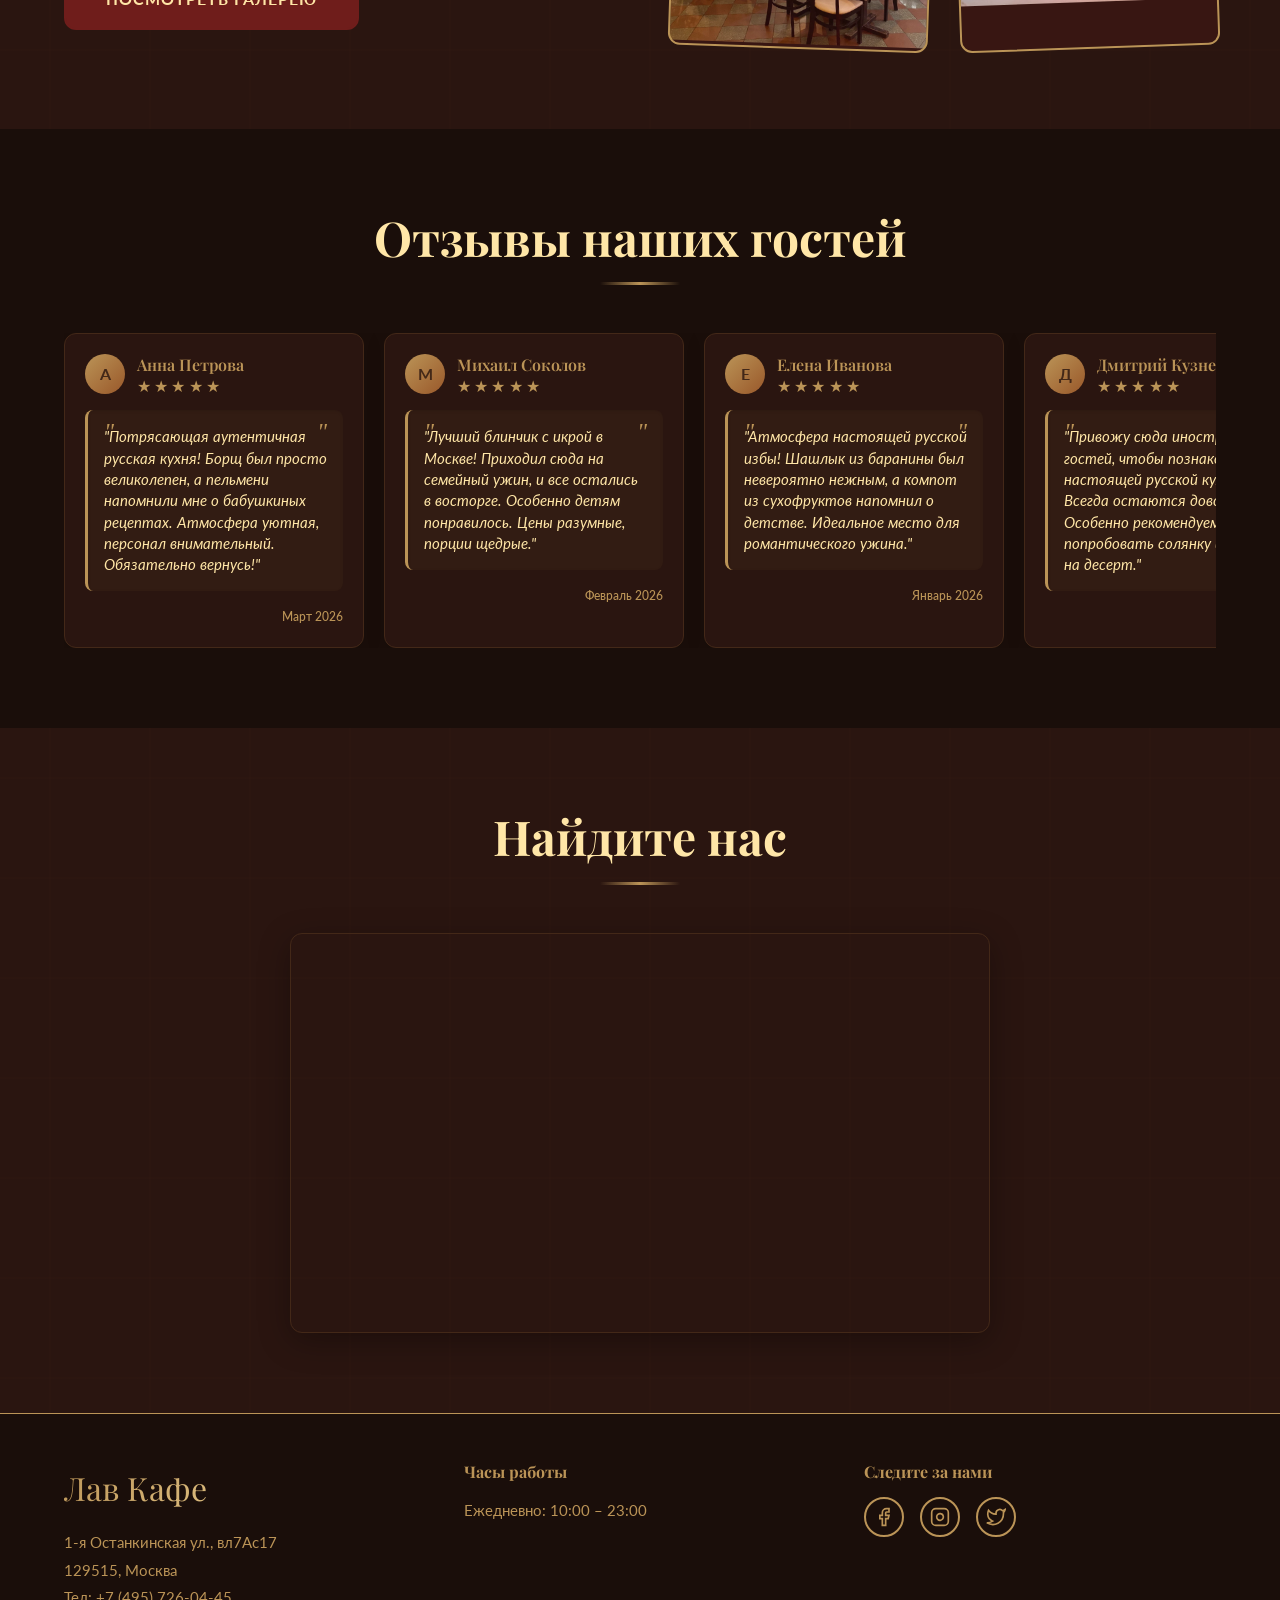
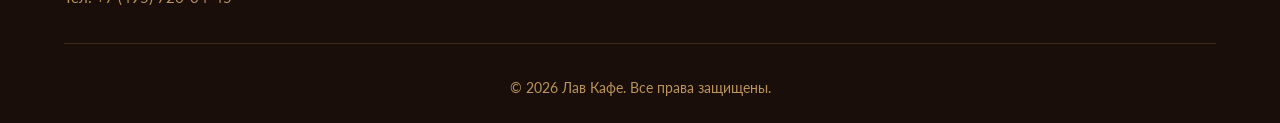
<file: templates/order-status.html>
<!DOCTYPE html>
<html lang="ru">
<head>
    <meta charset="UTF-8">
    <meta name="viewport" content="width=device-width, initial-scale=1.0">
    <title>Статус заказа - Лав Кафé</title>
    <link rel="preconnect" href="https://fonts.googleapis.com">
    <link rel="stylesheet" href="../static/css/base.css">
    <link rel="stylesheet" href="../static/css/order-status.css">
</head>
<body class="page-enter">
    <div class="status-page">
        <div class="status-container">
            <!-- CONFIRMATION ANIMATION -->
            <div class="confirmation-section">
                <svg aria-hidden="true" class="checkmark-circle" viewBox="0 0 100 100" xmlns="http://www.w3.org/2000/svg">
                    <circle class="circle-bg" cx="50" cy="50" r="45" fill="none" stroke="#BB9457" stroke-width="3"/>
                    <path class="checkmark" d="M25 50 L40 65 L75 30" fill="none" stroke="#6F1D1B" stroke-width="4" stroke-linecap="round"/>
                </svg>
                
                <div class="sparkle-burst">
                    <div class="sparkle"></div>
                    <div class="sparkle"></div>
                    <div class="sparkle"></div>
                    <div class="sparkle"></div>
                </div>
                
                <h1 class="confirmation-title">Заказ подтвержден!</h1>
                <p class="confirmation-subtitle">Ваш заказ готовится</p>
            </div>

            <!-- ORDER DETAILS CARD -->
            <div class="order-details-card">
                <div class="order-header">
                    <div class="order-id">Заказ №<span id="order-id">000000</span></div>
                    <div class="order-time" id="order-time">Несколько мгновений назад</div>
                </div>
                
                <div class="table-badge-center">
                    Стол №<span id="order-table">-</span>
                </div>
                
                <div class="order-items-list" id="order-items-list">
                    <!-- Items will be rendered here -->
                </div>
                
                <div class="order-separator"></div>
                
                <div class="order-total-row">
                    <span>Итого</span>
                    <span class="total-amount" id="order-total">0 ₽</span>
                </div>
            </div>

            <!-- STATUS TRACKER -->
            <div class="status-tracker-section">
                <h2 class="tracker-title">Отслеживание вашего заказа</h2>
                
                <div class="status-stepper" role="list" aria-label="Этапы заказа">
                    <div class="step completed" id="step-1" role="listitem">
                        <div class="step-icon">
                            <svg width="24" height="24" viewBox="0 0 24 24" fill="none" stroke="currentColor" stroke-width="2">
                                <path d="M20 6L9 17l-5-5"/>
                            </svg>
                        </div>
                        <div class="step-content">
                            <div class="step-label">Заказ получен</div>
                            <div class="step-time">Несколько секунд назад</div>
                        </div>
                        <div class="step-line"></div>
                    </div>
                    
                    <div class="step active" id="step-2" role="listitem">
                        <div class="step-icon">
                            <div class="spinner"></div>
                        </div>
                        <div class="step-content">
                            <div class="step-label">Готовится</div>
                            <div class="step-time">В процессе...</div>
                        </div>
                        <div class="step-line"></div>
                    </div>
                    
                    <div class="step pending" id="step-3" role="listitem">
                        <div class="step-icon">
                            <svg width="24" height="24" viewBox="0 0 24 24" fill="none" stroke="currentColor" stroke-width="2" aria-hidden="true">
                                <circle cx="12" cy="12" r="10"/>
                            </svg>
                        </div>
                        <div class="step-content">
                            <div class="step-label">Готово к подаче</div>
                            <div class="step-time">Ожидание</div>
                        </div>
                        <div class="step-line"></div>
                    </div>
                    
                    <div class="step pending" id="step-4" role="listitem">
                        <div class="step-icon">
                            <svg width="24" height="24" viewBox="0 0 24 24" fill="none" stroke="currentColor" stroke-width="2">
                                <path d="M5 12h14M12 5l7 7-7 7"/>
                            </svg>
                        </div>
                        <div class="step-content">
                            <div class="step-label">Подано</div>
                            <div class="step-time">Ожидание</div>
                        </div>
                    </div>
                </div>
            </div>

            <!-- ESTIMATED TIME BOX -->
            <div class="estimated-time-box">
                <div class="time-icon">
                    <svg aria-hidden="true" width="60" height="60" viewBox="0 0 24 24" fill="none" stroke="var(--color-gold)" stroke-width="1.5">
                        <circle cx="12" cy="13" r="9"></circle>
                        <polyline points="12 7 12 13 15 15"></polyline>
                        <path d="M16.5 3.5L19 6M7.5 3.5L5 6"></path>
                    </svg>
                </div>
                <div class="time-value" id="countdown-display">15:00</div>
                <div class="time-label">Ориентировочное время ожидания</div>
                <div class="time-complete" id="time-complete" style="display: none;">
                    <span class="bell-icon">
                        <svg aria-hidden="true" width="40" height="40" viewBox="0 0 24 24" fill="none" stroke="var(--color-gold)" stroke-width="2">
                            <path d="M18 8A6 6 0 0 0 6 8c0 7-3 9-3 9h18s-3-2-3-9"></path>
                            <path d="M13.73 21a2 2 0 0 1-3.46 0"></path>
                        </svg>
                    </span>
                    Ваш заказ должен быть готов!
                </div>
            </div>

            <!-- ACTIONS ROW -->
            <div class="actions-row">
                <a href="menu.html" class="btn btn-outline">Заказать что-то еще</a>
                <button class="btn btn-primary" id="call-server-btn">Позвать официанта</button>
            </div>
            
            <a href="index.html" class="home-link">Вернуться на главную</a>

            <!-- FOOTER NOTE -->
            <div class="footer-note">
                <svg aria-hidden="true" class="footer-ornament" viewBox="0 0 100 30" xmlns="http://www.w3.org/2000/svg">
                    <line x1="0" y1="15" x2="40" y2="15" stroke="#BB9457" stroke-width="1"/>
                    <rect x="45" y="10" width="10" height="10" fill="none" stroke="#BB9457" stroke-width="1" transform="rotate(45 50 15)"/>
                    <line x1="60" y1="15" x2="100" y2="15" stroke="#BB9457" stroke-width="1"/>
                </svg>
                <p>Спасибо за ваш визит — До скорой встречи в Лав Кафе</p>
            </div>
        </div>
    </div>

    <!-- TOAST NOTIFICATION -->
    <div class="toast-notification" id="toast">
        <svg aria-hidden="true" width="20" height="20" viewBox="0 0 24 24" fill="none" stroke="currentColor" stroke-width="2">
            <path d="M20 6L9 17l-5-5"/>
        </svg>
        <span id="toast-message">Официант уведомлен для стола №<span id="toast-table">-</span></span>
    </div>
    
    <script src="../static/js/main.js" defer></script>
    <script src="../static/js/order-status.js" defer></script>
</body>
</html>
</file>
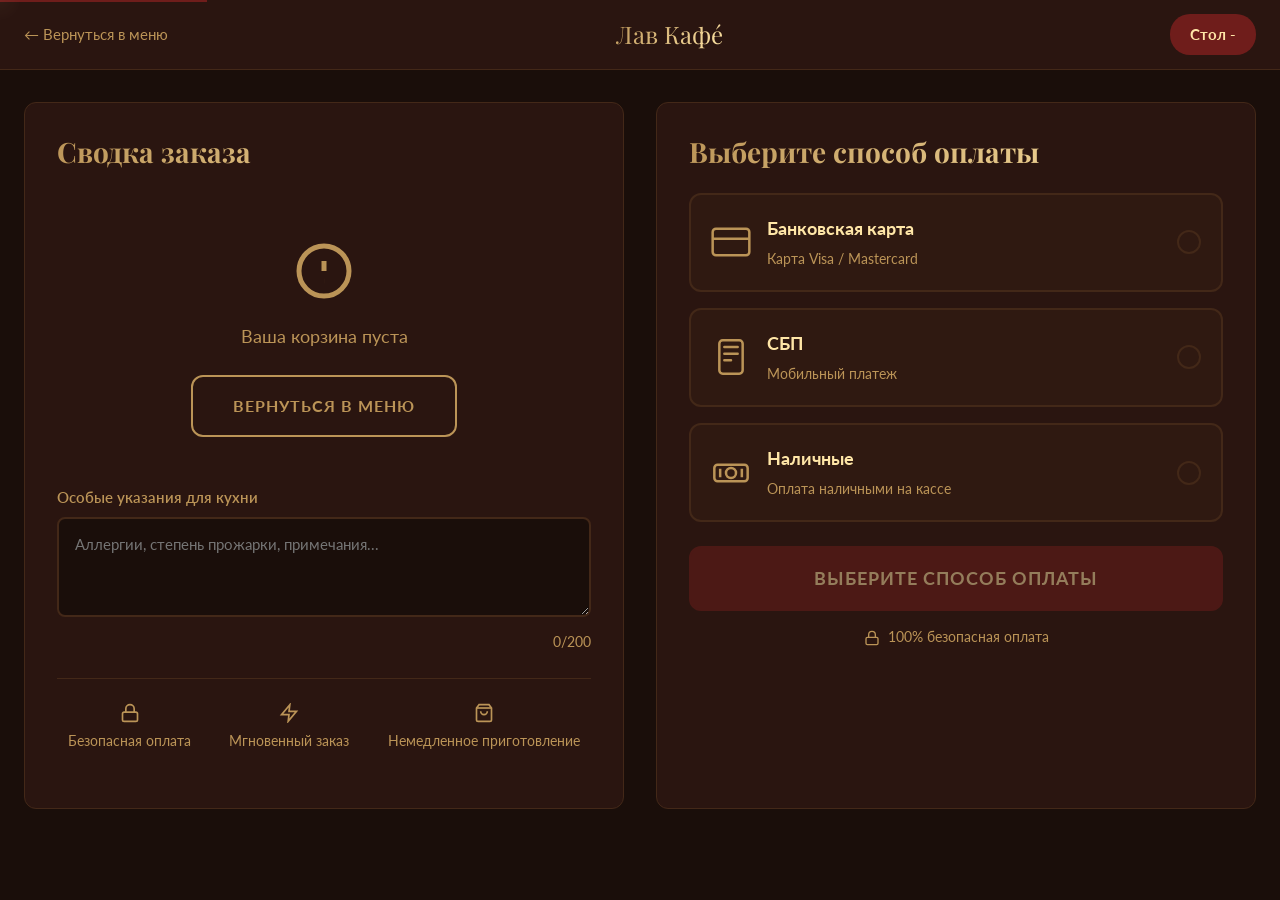
<file: templates/payment.html>
<!DOCTYPE html>
<html lang="ru">
<head>
    <meta charset="UTF-8">
    <meta name="viewport" content="width=device-width, initial-scale=1.0">
    <title>Оплата - Лав Кафé</title>
    <link rel="preconnect" href="https://fonts.googleapis.com">
    
    <!-- Preload des ressources critiques -->
    <link rel="preload" href="../static/css/base.css" as="style">
    <link rel="preload" href="../static/css/payment.css" as="style">
    <link rel="preload" href="../static/js/main.js" as="script">
    <link rel="preload" href="../static/js/payment.js" as="script">
    
    <link rel="stylesheet" href="../static/css/base.css">
    <link rel="stylesheet" href="../static/css/payment.css">
</head>
<body class="page-enter">
    <a href="#main-content" class="skip-link">Перейти к содержанию</a>
    
    <!-- TOP NAVBAR -->
    <nav class="payment-navbar">
        <div class="navbar-content">
            <a href="menu.html" class="back-link">← Вернуться в меню</a>
            <div class="navbar-center">
                <a href="index.html" class="logo-text">Лав Кафé</a>
            </div>
            <div class="navbar-right">
                <div class="table-badge" id="table-badge-nav">Стол <span id="table-number-nav">-</span></div>
            </div>
        </div>
    </nav>

    <div class="payment-container" id="main-content">
        <!-- LEFT COLUMN - ORDER REVIEW -->
        <div class="order-review-panel">
            <h2 class="panel-title">Сводка заказа</h2>
            
            <div class="order-items" id="order-items">
                <!-- Items will be rendered here -->
            </div>
            
            <div class="empty-cart-warning" id="empty-cart-warning" style="display: none;">
                <svg aria-hidden="true" width="60" height="60" viewBox="0 0 24 24" fill="none" stroke="var(--color-text-muted)" stroke-width="2">
                    <circle cx="12" cy="12" r="10"></circle>
                    <line x1="12" y1="8" x2="12" y2="12"></line>
                    <line x1="12" y1="16" x2="12.01" y2="16"></line>
                </svg>
                <p>Ваша корзина пуста</p>
                <a href="menu.html" class="btn btn-outline">Вернуться в меню</a>
            </div>
            
            <div class="order-totals" id="order-totals">
                <div class="total-row">
                    <span>Промежуточный итог</span>
                    <span id="subtotal-amount">0 ₽</span>
                </div>
                <div class="total-row">
                    <span>Обслуживание (10%)</span>
                    <span id="service-amount">0 ₽</span>
                </div>
                <div class="total-divider"></div>
                <div class="total-row total-final">
                    <span>ИТОГО</span>
                    <span id="total-amount">0 ₽</span>
                </div>
                <div class="order-meta">
                    <div class="meta-item">Стол: №<span id="table-number">-</span></div>
                    <div class="meta-item" id="order-timestamp">Заказ от ...</div>
                </div>
            </div>
            
            <div class="special-instructions">
                <label for="instructions" class="instructions-label">Особые указания для кухни</label>
                <textarea 
                    id="instructions" 
                    class="instructions-input" 
                    placeholder="Аллергии, степень прожарки, примечания..."
                    maxlength="200"
                ></textarea>
                <div class="char-counter"><span id="char-count">0</span>/200</div>
            </div>
            
            <div class="reassurance-row">
                <div class="reassurance-item">
                    <svg width="20" height="20" viewBox="0 0 24 24" fill="none" stroke="currentColor" stroke-width="2">
                        <rect x="3" y="11" width="18" height="11" rx="2" ry="2"></rect>
                        <path d="M7 11V7a5 5 0 0 1 10 0v4"></path>
                    </svg>
                    <span>Безопасная оплата</span>
                </div>
                <div class="reassurance-item">
                    <svg width="20" height="20" viewBox="0 0 24 24" fill="none" stroke="currentColor" stroke-width="2">
                        <polygon points="13 2 3 14 12 14 11 22 21 10 12 10 13 2"></polygon>
                    </svg>
                    <span>Мгновенный заказ</span>
                </div>
                <div class="reassurance-item">
                    <svg width="20" height="20" viewBox="0 0 24 24" fill="none" stroke="currentColor" stroke-width="2">
                        <path d="M6 2L3 6v14a2 2 0 0 0 2 2h14a2 2 0 0 0 2-2V6l-3-4z"></path>
                        <line x1="3" y1="6" x2="21" y2="6"></line>
                        <path d="M16 10a4 4 0 0 1-8 0"></path>
                    </svg>
                    <span>Немедленное приготовление</span>
                </div>
            </div>
        </div>

        <!-- RIGHT COLUMN - PAYMENT FORM -->
        <div class="payment-form-panel">
            <h2 class="panel-title">Выберите способ оплаты</h2>
            
            <div class="payment-methods">
                <div class="payment-method-card" data-method="card" id="method-card">
                    <div class="method-icon">
                        <svg width="40" height="40" viewBox="0 0 24 24" fill="none" stroke="var(--color-gold)" stroke-width="1.5">
                            <rect x="1" y="4" width="22" height="16" rx="2" ry="2"></rect>
                            <line x1="1" y1="10" x2="23" y2="10"></line>
                        </svg>
                    </div>
                    <div class="method-info">
                        <div class="method-name">Банковская карта</div>
                        <div class="method-subtitle">Карта Visa / Mastercard</div>
                    </div>
                    <div class="method-check">✓</div>
                </div>
                
                <div class="payment-method-card" data-method="moncash" id="method-moncash">
                    <div class="method-icon">
                        <svg width="40" height="40" viewBox="0 0 24 24" fill="none" stroke="var(--color-gold)" stroke-width="1.5">
                            <rect x="5" y="2" width="14" height="20" rx="2" ry="2"></rect>
                            <line x1="12" y1="18" x2="12.01" y2="18"></line>
                            <path d="M8 6h8M8 10h8M8 14h4" stroke-linecap="round"></path>
                        </svg>
                    </div>
                    <div class="method-info">
                        <div class="method-name">СБП</div>
                        <div class="method-subtitle">Мобильный платеж</div>
                    </div>
                    <div class="method-check">✓</div>
                </div>
                
                <div class="payment-method-card" data-method="cash" id="method-cash">
                    <div class="method-icon">
                        <svg width="40" height="40" viewBox="0 0 24 24" fill="none" stroke="var(--color-gold)" stroke-width="1.5">
                            <rect x="2" y="7" width="20" height="10" rx="2" ry="2"></rect>
                            <circle cx="12" cy="12" r="3"></circle>
                            <path d="M18.5 9.5v5M5.5 9.5v5"></path>
                        </svg>
                    </div>
                    <div class="method-info">
                        <div class="method-name">Наличные</div>
                        <div class="method-subtitle">Оплата наличными на кассе</div>
                    </div>
                    <div class="method-check">✓</div>
                </div>
            </div>
            
            <!-- CARD PAYMENT FORM -->
            <div class="payment-form-section" id="form-card" style="display: none;">
                <div class="form-group">
                    <input type="text" id="card-number" class="form-input" maxlength="19" placeholder=" ">
                    <label class="form-label">Номер карты</label>
                    <div class="card-type-logo" id="card-type-logo"></div>
                </div>
                
                <div class="form-group">
                    <input type="text" id="card-name" class="form-input" placeholder=" ">
                    <label class="form-label">Имя владельца</label>
                </div>
                
                <div class="form-row">
                    <div class="form-group">
                        <input type="text" id="card-expiry" class="form-input" maxlength="5" placeholder=" ">
                        <label class="form-label">Срок действия (MM/ГГ)</label>
                    </div>
                    
                    <div class="form-group">
                        <input type="text" id="card-cvv" class="form-input" maxlength="3" placeholder=" ">
                        <label class="form-label">CVV</label>
                        <button type="button" class="cvv-tooltip-btn" id="cvv-tooltip-btn">?</button>
                        <div class="cvv-tooltip" id="cvv-tooltip">3 цифры на обратной стороне карты</div>
                    </div>
                </div>
            </div>
            
            <!-- MONCASH PAYMENT FORM -->
            <div class="payment-form-section" id="form-moncash" style="display: none;">
                <div class="form-group">
                    <div class="phone-prefix">🇭🇹 +509</div>
                    <input type="tel" id="moncash-phone" class="form-input phone-input" maxlength="8" placeholder=" ">
                    <label class="form-label phone-label">Номер телефона</label>
                </div>
                
                <div class="moncash-info">
                    <svg aria-hidden="true" width="24" height="24" viewBox="0 0 24 24" fill="none" stroke="var(--color-gold)" stroke-width="2">
                        <rect x="5" y="2" width="14" height="20" rx="2" ry="2"></rect>
                        <line x1="12" y1="18" x2="12.01" y2="18"></line>
                    </svg>
                    <p>Вы получите уведомление MonCash для подтверждения платежа</p>
                </div>
                
                <div class="moncash-amount-card">
                    <div class="moncash-label">Сумма к оплате</div>
                    <div class="moncash-amount" id="moncash-total">0 ₽</div>
                </div>
            </div>
            
            <!-- CASH PAYMENT INFO -->
            <div class="payment-form-section" id="form-cash" style="display: none;">
                <div class="cash-info-card">
                    <div class="cash-amount-label">Сумма для подготовки</div>
                    <div class="cash-amount" id="cash-total">0 ₽</div>
                    <div class="cash-message">
                        Официант подойдет к вашему столу №<span id="cash-table">-</span> для подтверждения заказа
                    </div>
                </div>
            </div>
            
            <!-- CONFIRM BUTTON -->
            <button class="confirm-payment-btn" id="confirm-btn" disabled>
                <span class="btn-text" id="btn-text">Выберите способ оплаты</span>
                <span class="btn-spinner" id="btn-spinner" style="display: none;">●●●</span>
            </button>
            
            <div class="security-badge">
                <svg aria-hidden="true" width="16" height="16" viewBox="0 0 24 24" fill="none" stroke="currentColor" stroke-width="2">
                    <rect x="3" y="11" width="18" height="11" rx="2" ry="2"></rect>
                    <path d="M7 11V7a5 5 0 0 1 10 0v4"></path>
                </svg>
                <span>100% безопасная оплата</span>
            </div>
        </div>
    </div>
    
    <script src="../static/js/main.js" defer></script>
    <script src="../static/js/cart.js" defer></script>
    <script src="../static/js/payment.js" defer></script>
</body>
</html>
</file>
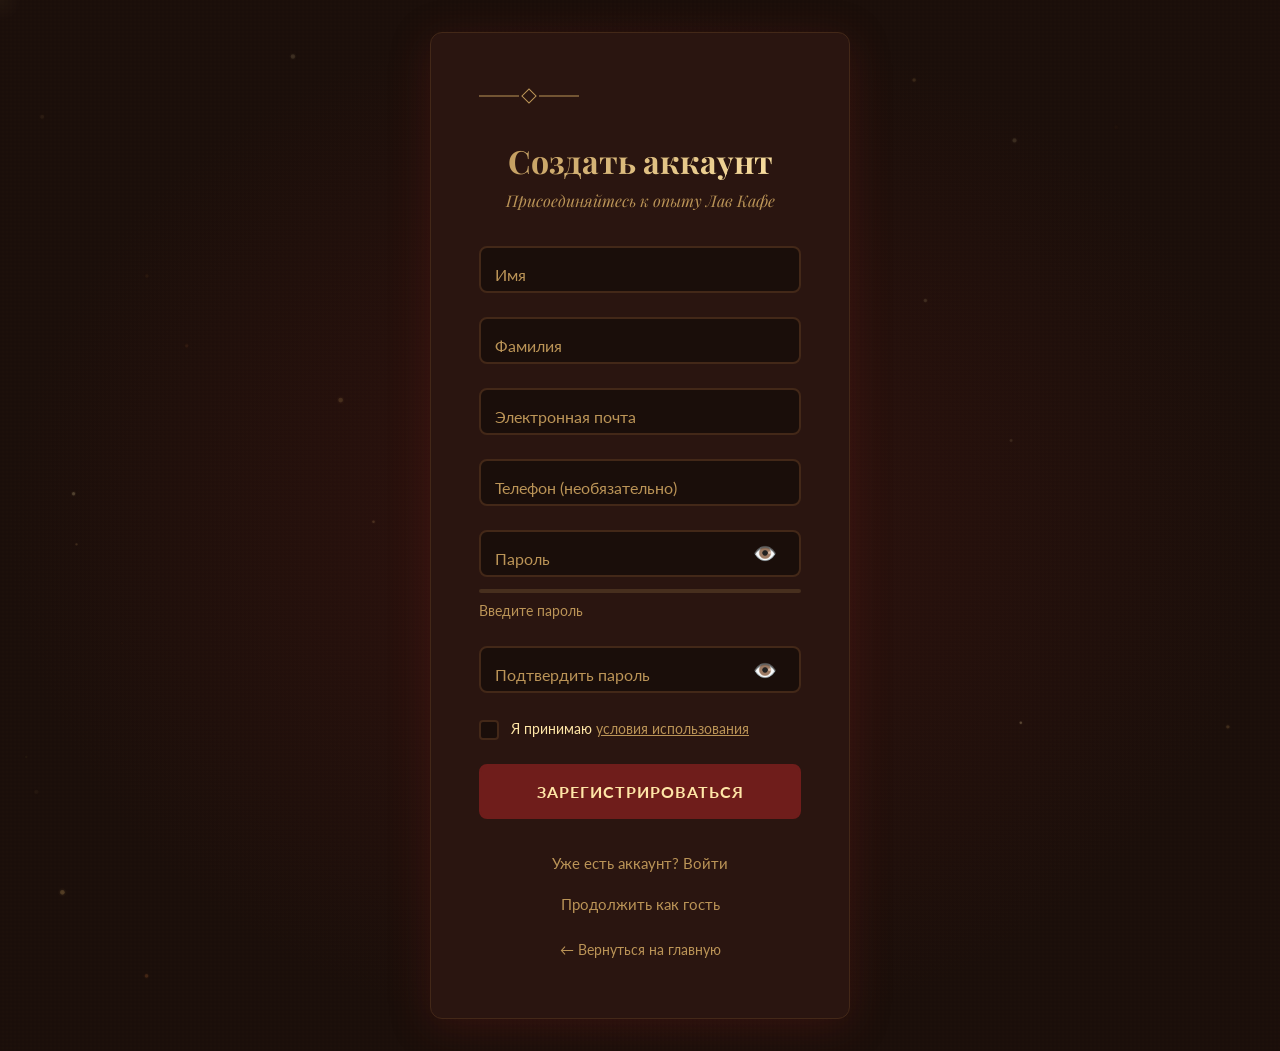
<file: templates/register.html>
<!DOCTYPE html>
<html lang="ru">
<head>
    <meta charset="UTF-8">
    <meta name="viewport" content="width=device-width, initial-scale=1.0">
    <title>Регистрация - Лав Кафé</title>
    <link rel="stylesheet" href="../static/css/base.css">
    <link rel="stylesheet" href="../static/css/auth.css">
</head>
<body class="page-enter">
    <div class="auth-page">
        <canvas id="auth-particles-canvas"></canvas>
        
        <div class="auth-card">
            <svg aria-hidden="true" class="auth-ornament" viewBox="0 0 100 30" xmlns="http://www.w3.org/2000/svg">
                <line x1="0" y1="15" x2="40" y2="15" stroke="#BB9457" stroke-width="1"/>
                <rect x="45" y="10" width="10" height="10" fill="none" stroke="#BB9457" stroke-width="1" transform="rotate(45 50 15)"/>
                <line x1="60" y1="15" x2="100" y2="15" stroke="#BB9457" stroke-width="1"/>
            </svg>
            
            <h1 class="auth-title">Создать аккаунт</h1>
            <p class="auth-subtitle">Присоединяйтесь к опыту Лав Кафе</p>
            
            <form class="auth-form" id="register-form">
                <div class="form-group">
                    <input type="text" id="firstname" class="form-input" required>
                    <label for="firstname" class="form-label">Имя</label>
                    <div class="error-message" id="firstname-error"></div>
                </div>
                
                <div class="form-group">
                    <input type="text" id="lastname" class="form-input" required>
                    <label for="lastname" class="form-label">Фамилия</label>
                    <div class="error-message" id="lastname-error"></div>
                </div>
                
                <div class="form-group">
                    <input type="email" id="email" class="form-input" required>
                    <label for="email" class="form-label">Электронная почта</label>
                    <div class="error-message" id="email-error"></div>
                </div>
                
                <div class="form-group">
                    <input type="tel" id="phone" class="form-input">
                    <label for="phone" class="form-label">Телефон (необязательно)</label>
                    <div class="error-message" id="phone-error"></div>
                </div>
                
                <div class="form-group">
                    <div class="password-wrapper">
                        <input type="password" id="password" class="form-input" required>
                        <label for="password" class="form-label">Пароль</label>
                        <button type="button" class="password-toggle" data-target="password" aria-label="Показать пароль">
                            <span class="eye-icon">👁️</span>
                        </button>
                    </div>
                    <div class="password-strength">
                        <div class="strength-bar">
                            <div class="strength-fill" id="strength-fill"></div>
                        </div>
                        <div class="strength-text" id="strength-text">Введите пароль</div>
                    </div>
                    <div class="error-message" id="password-error"></div>
                </div>
                
                <div class="form-group">
                    <div class="password-wrapper">
                        <input type="password" id="confirm-password" class="form-input" required>
                        <label for="confirm-password" class="form-label">Подтвердить пароль</label>
                        <button type="button" class="password-toggle" data-target="confirm-password" aria-label="Показать пароль">
                            <span class="eye-icon">👁️</span>
                        </button>
                    </div>
                    <div class="error-message" id="confirm-password-error"></div>
                </div>
                
                <div class="checkbox-group">
                    <label class="custom-checkbox">
                        <input type="checkbox" id="terms" required>
                        <span class="checkbox-box"></span>
                    </label>
                    <label for="terms" class="checkbox-label">
                        Я принимаю <a href="#">условия использования</a>
                    </label>
                </div>
                <div class="error-message" id="terms-error"></div>
                
                <button type="submit" class="auth-button">Зарегистрироваться</button>
            </form>
            
            <div class="auth-links">
                <a href="login.html">Уже есть аккаунт? Войти</a>
                <br>
                <a href="guest.html">Продолжить как гость</a>
                <a href="index.html" class="back-link">← Вернуться на главную</a>
            </div>
        </div>
    </div>
    
    <script src="../static/js/main.js" defer></script>
    <script src="../static/js/auth.js" defer></script>
</body>
</html>
</file>
<file: static/css/base.css>
@import url('https://fonts.googleapis.com/css2?family=Playfair+Display:ital,wght@0,400;0,700;1,400&family=Lato:wght@300;400;700&display=swap');

:root {
  --color-crimson: #6F1D1B;
  --color-gold: #BB9457;
  --color-dark-brown: #432818;
  --color-amber: #99582A;
  --color-cream: #FFE6A7;
  --color-bg: #1a0e0a;
  --color-text: #FFE6A7;
  --color-text-muted: #BB9457;
  --color-surface: #2a1510;
  --color-border: #432818;
  --font-display: 'Playfair Display', serif;
  --font-body: 'Lato', sans-serif;
  --radius: 12px;
  --transition: 0.3s ease;
  --z-navbar: 100;
  --z-sidebar: 150;
  --z-overlay: 199;
  --z-modal: 200;
  --z-toast: 300;
  --z-cursor: 9999;
}

*,
*::before,
*::after {
  box-sizing: border-box;
  margin: 0;
  padding: 0;
}

html {
  scroll-behavior: smooth;
  font-size: 16px;
}

body {
  font-family: var(--font-body);
  background-color: var(--color-bg);
  color: var(--color-text);
  line-height: 1.6;
  -webkit-font-smoothing: antialiased;
  -moz-osx-font-smoothing: grayscale;
}

h1, h2, h3, h4, h5, h6 {
  font-family: var(--font-display);
  font-weight: 700;
  line-height: 1.2;
  margin-bottom: 1rem;
}

h1 {
  font-size: clamp(2.5rem, 5vw, 4rem);
}

h2 {
  font-size: clamp(2rem, 4vw, 3rem);
}

h3 {
  font-size: clamp(1.5rem, 3vw, 2rem);
}

p {
  margin-bottom: 1rem;
}

a {
  color: var(--color-gold);
  text-decoration: none;
  transition: color var(--transition);
}

a:hover {
  color: var(--color-cream);
}

img {
  max-width: 100%;
  height: auto;
  display: block;
}

button {
  font-family: var(--font-body);
  cursor: pointer;
  border: none;
  background: none;
  transition: all var(--transition);
}

.container {
  width: 100%;
  max-width: 1200px;
  margin: 0 auto;
  padding: 0 1.5rem;
}

.btn {
  display: inline-block;
  padding: 1rem 2.5rem;
  font-size: 1rem;
  font-weight: 700;
  text-transform: uppercase;
  letter-spacing: 1px;
  border-radius: var(--radius);
  transition: all var(--transition);
  cursor: pointer;
  text-align: center;
}

[data-theme='dark'] {
  --color-crimson: #a8382d;
  --color-gold: #d3b06c;
  --color-dark-brown: #3e2721;
  --color-amber: #b56a2f;
  --color-cream: #f9f1d7;
  --color-bg: #1a120f;
  --color-text: #f3e7dd;
  --color-text-muted: #d1b39a;
  --color-surface: #291b14;
  --color-border: #5d3f2c;
}

.btn-primary {
  background: var(--color-crimson);
  color: var(--color-cream);
  border: 2px solid var(--color-crimson);
}

.btn-primary:hover {
  background: transparent;
  color: var(--color-crimson);
  transform: translateY(-2px);
  box-shadow: 0 8px 20px rgba(111, 29, 27, 0.3);
}

.btn-outline {
  background: transparent;
  color: var(--color-gold);
  border: 2px solid var(--color-gold);
}

.btn-outline:hover {
  background: var(--color-gold);
  color: var(--color-dark-brown);
  transform: translateY(-2px);
  box-shadow: 0 8px 20px rgba(187, 148, 87, 0.3);
}

.section {
  padding: 5rem 0;
}

.section-title {
  text-align: center;
  margin-bottom: 3rem;
  position: relative;
}

.section-title::after {
  content: '';
  display: block;
  width: 80px;
  height: 3px;
  background: linear-gradient(90deg, transparent, var(--color-gold), transparent);
  margin: 1rem auto 0;
}

@media (max-width: 768px) {
  .section {
    padding: 3rem 0;
  }
  
  .btn {
    padding: 0.875rem 2rem;
    font-size: 0.9rem;
  }
}

body {
  opacity: 1;
  transition: opacity 0.4s ease, transform 0.4s ease;
}

body.page-exit {
  opacity: 0;
  transform: translateY(-12px);
}

body.page-enter {
  opacity: 0;
  transform: translateY(12px);
}

.ripple {
  position: absolute;
  border-radius: 50%;
  background: radial-gradient(circle, rgba(187, 148, 87, 0.4) 0%, rgba(187, 148, 87, 0) 70%);
  transform: scale(0);
  animation: rippleEffect 0.6s ease-out;
  pointer-events: none;
}

@keyframes rippleEffect {
  to {
    transform: scale(3);
    opacity: 0;
  }
}

.cursor-glow {
  position: fixed;
  width: 40px;
  height: 40px;
  border-radius: 50%;
  background: radial-gradient(circle, rgba(187, 148, 87, 0.3) 0%, rgba(187, 148, 87, 0) 70%);
  pointer-events: none;
  z-index: var(--z-cursor);
  mix-blend-mode: screen;
  opacity: 0.15;
  transform: translate(-50%, -50%);
}

@media (max-width: 1024px) {
  .cursor-glow {
    display: none;
  }
}

.reveal {
  opacity: 0;
  transform: translateY(30px);
  transition: opacity 0.6s ease, transform 0.6s ease;
}

.reveal.visible {
  opacity: 1;
  transform: translateY(0);
}

.reveal-item {
  opacity: 0;
  transform: translateY(20px);
  transition: opacity 0.5s ease, transform 0.5s ease;
}

.reveal-item.visible {
  opacity: 1;
  transform: translateY(0);
}

*:focus-visible {
  outline: 2px solid var(--color-gold);
  outline-offset: 3px;
}

.skip-link {
  position: absolute;
  top: -40px;
  left: 0;
  background: var(--color-crimson);
  color: var(--color-cream);
  padding: 0.5rem 1rem;
  text-decoration: none;
  z-index: var(--z-toast);
  transition: top 0.3s ease;
}

.skip-link:focus {
  top: 0;
}

/* ===================================
   TOAST NOTIFICATION SYSTEM
   =================================== */

.toast-container {
  position: fixed;
  top: 1rem;
  right: 1rem;
  z-index: var(--z-toast);
  display: flex;
  flex-direction: column;
  gap: 0.75rem;
  pointer-events: none;
  max-width: 400px;
}

.toast {
  background: var(--color-surface);
  border: 1px solid var(--color-border);
  border-radius: var(--radius);
  padding: 1rem 1.25rem;
  box-shadow: 0 8px 24px rgba(0, 0, 0, 0.4);
  display: flex;
  align-items: flex-start;
  gap: 0.75rem;
  pointer-events: auto;
  animation: toastSlideIn 0.3s ease-out;
  transition: all 0.3s ease;
  min-width: 300px;
  position: relative;
  overflow: hidden;
}

.toast::before {
  content: '';
  position: absolute;
  left: 0;
  top: 0;
  bottom: 0;
  width: 4px;
  background: var(--color-gold);
}

.toast.toast-success::before {
  background: #4ade80;
}

.toast.toast-error::before {
  background: #ef4444;
}

.toast.toast-warning::before {
  background: #f59e0b;
}

.toast.toast-info::before {
  background: #3b82f6;
}

.toast-icon {
  flex-shrink: 0;
  width: 24px;
  height: 24px;
  display: flex;
  align-items: center;
  justify-content: center;
}

.toast-icon svg {
  width: 100%;
  height: 100%;
}

.toast.toast-success .toast-icon {
  color: #4ade80;
}

.toast.toast-error .toast-icon {
  color: #ef4444;
}

.toast.toast-warning .toast-icon {
  color: #f59e0b;
}

.toast.toast-info .toast-icon {
  color: #3b82f6;
}

.toast-content {
  flex: 1;
  min-width: 0;
}

.toast-title {
  font-weight: 600;
  color: var(--color-cream);
  margin-bottom: 0.25rem;
  font-size: 0.95rem;
}

.toast-message {
  color: var(--color-text-muted);
  font-size: 0.875rem;
  line-height: 1.4;
}

.toast-close {
  flex-shrink: 0;
  background: none;
  border: none;
  color: var(--color-text-muted);
  cursor: pointer;
  padding: 0;
  width: 20px;
  height: 20px;
  display: flex;
  align-items: center;
  justify-content: center;
  transition: color 0.2s ease;
  font-size: 1.25rem;
  line-height: 1;
}

.toast-close:hover {
  color: var(--color-cream);
}

.toast.toast-exit {
  animation: toastSlideOut 0.3s ease-in forwards;
}

@keyframes toastSlideIn {
  from {
    transform: translateX(calc(100% + 1rem));
    opacity: 0;
  }
  to {
    transform: translateX(0);
    opacity: 1;
  }
}

@keyframes toastSlideOut {
  from {
    transform: translateX(0);
    opacity: 1;
  }
  to {
    transform: translateX(calc(100% + 1rem));
    opacity: 0;
  }
}

/* Progress bar pour le timer */
.toast-progress {
  position: absolute;
  bottom: 0;
  left: 0;
  right: 0;
  height: 3px;
  background: rgba(187, 148, 87, 0.3);
  overflow: hidden;
}

.toast-progress-bar {
  height: 100%;
  background: var(--color-gold);
  animation: toastProgress 5s linear forwards;
}

.toast.toast-success .toast-progress-bar {
  background: #4ade80;
}

.toast.toast-error .toast-progress-bar {
  background: #ef4444;
}

.toast.toast-warning .toast-progress-bar {
  background: #f59e0b;
}

.toast.toast-info .toast-progress-bar {
  background: #3b82f6;
}

@keyframes toastProgress {
  from {
    transform: translateX(0);
  }
  to {
    transform: translateX(-100%);
  }
}

/* Responsive */
@media (max-width: 768px) {
  .toast-container {
    top: auto;
    bottom: 1rem;
    right: 1rem;
    left: 1rem;
    max-width: none;
  }
  
  .toast {
    min-width: 0;
  }
  
  @keyframes toastSlideIn {
    from {
      transform: translateY(calc(100% + 1rem));
      opacity: 0;
    }
    to {
      transform: translateY(0);
      opacity: 1;
    }
  }
  
  @keyframes toastSlideOut {
    from {
      transform: translateY(0);
      opacity: 1;
    }
    to {
      transform: translateY(calc(100% + 1rem));
      opacity: 0;
    }
  }
}

/* ===================================
   PAGE LOADER
   =================================== */

.page-loader {
  position: fixed;
  inset: 0;
  background: var(--color-bg);
  display: flex;
  flex-direction: column;
  align-items: center;
  justify-content: center;
  z-index: 10000;
  opacity: 0;
  pointer-events: none;
  transition: opacity 0.3s ease;
}

.page-loader.active {
  opacity: 1;
  pointer-events: auto;
}

.loader-spinner {
  width: 60px;
  height: 60px;
  position: relative;
  margin-bottom: 1.5rem;
}

.loader-spinner::before,
.loader-spinner::after {
  content: '';
  position: absolute;
  inset: 0;
  border-radius: 50%;
  border: 3px solid transparent;
}

.loader-spinner::before {
  border-top-color: var(--color-gold);
  border-right-color: var(--color-gold);
  animation: loaderSpin 1.2s cubic-bezier(0.5, 0, 0.5, 1) infinite;
}

.loader-spinner::after {
  border-top-color: var(--color-cream);
  border-right-color: var(--color-cream);
  animation: loaderSpin 1.2s cubic-bezier(0.5, 0, 0.5, 1) infinite;
  animation-delay: 0.15s;
  opacity: 0.6;
}

@keyframes loaderSpin {
  0% {
    transform: rotate(0deg);
  }
  100% {
    transform: rotate(360deg);
  }
}

.loader-text {
  font-family: var(--font-display);
  font-size: 1.125rem;
  color: var(--color-gold);
  letter-spacing: 0.05em;
  animation: loaderPulse 1.5s ease-in-out infinite;
}

@keyframes loaderPulse {
  0%, 100% {
    opacity: 0.6;
  }
  50% {
    opacity: 1;
  }
}

.loader-ornament {
  width: 80px;
  height: 20px;
  margin-top: 1rem;
  opacity: 0.5;
}

/* Alternative: Barre de progression */
.loader-progress {
  width: 200px;
  height: 3px;
  background: rgba(187, 148, 87, 0.2);
  border-radius: 2px;
  overflow: hidden;
  margin-top: 1rem;
}

.loader-progress-bar {
  height: 100%;
  background: linear-gradient(90deg, var(--color-gold), var(--color-cream), var(--color-gold));
  background-size: 200% 100%;
  animation: loaderProgress 1.5s ease-in-out infinite;
}

@keyframes loaderProgress {
  0% {
    transform: translateX(-100%);
  }
  100% {
    transform: translateX(100%);
  }
}

/* ===================================
   NETWORK STATUS BANNER
   =================================== */

.network-status {
  position: fixed;
  top: 0;
  left: 0;
  right: 0;
  padding: 0.75rem 1rem;
  text-align: center;
  font-size: 0.875rem;
  font-weight: 600;
  z-index: 9999;
  transform: translateY(-100%);
  transition: transform 0.3s ease;
  display: flex;
  align-items: center;
  justify-content: center;
  gap: 0.5rem;
}

.network-status.show {
  transform: translateY(0);
}

.network-status.offline {
  background: linear-gradient(135deg, #dc2626 0%, #991b1b 100%);
  color: white;
}

.network-status.online {
  background: linear-gradient(135deg, #16a34a 0%, #15803d 100%);
  color: white;
}

.network-status-icon {
  width: 20px;
  height: 20px;
  display: flex;
  align-items: center;
  justify-content: center;
}

.network-status-icon svg {
  width: 100%;
  height: 100%;
}

@keyframes networkPulse {
  0%, 100% {
    opacity: 1;
  }
  50% {
    opacity: 0.6;
  }
}

/* ===================================
   MICRO-ANIMATIONS
   =================================== */

/* Effet press sur les boutons */
.btn,
button,
.payment-method-card,
.menu-item,
.cart-toggle,
.mobile-menu-btn,
.checkout-btn,
.auth-button {
  transition: transform 0.15s ease, box-shadow 0.15s ease;
}

.btn:active,
button:active,
.payment-method-card:active,
.cart-toggle:active,
.mobile-menu-btn:active,
.checkout-btn:active,
.auth-button:active {
  transform: scale(0.97);
}

/* Animation de focus améliorée pour les inputs */
input:focus,
textarea:focus,
select:focus {
  outline: none;
  border-color: var(--color-gold);
  box-shadow: 0 0 0 3px rgba(187, 148, 87, 0.2);
  transform: translateY(-1px);
  transition: all 0.2s ease;
}

/* Animation subtile au focus */
@keyframes inputFocusPulse {
  0% {
    box-shadow: 0 0 0 0 rgba(187, 148, 87, 0.4);
  }
  100% {
    box-shadow: 0 0 0 6px rgba(187, 148, 87, 0);
  }
}

input:focus,
textarea:focus {
  animation: inputFocusPulse 0.6s ease-out;
}

/* Hover avec élévation sur les items du menu */
.menu-item {
  transition: transform 0.2s ease, box-shadow 0.2s ease;
}

.menu-item:hover {
  transform: translateY(-2px);
  box-shadow: 0 8px 16px rgba(0, 0, 0, 0.3);
}

/* Animation bounce pour ajout au panier */
@keyframes cartBounce {
  0%, 100% {
    transform: scale(1);
  }
  25% {
    transform: scale(1.15);
  }
  50% {
    transform: scale(0.95);
  }
  75% {
    transform: scale(1.05);
  }
}

.cart-badge.animate {
  animation: cartBounce 0.4s ease;
}

/* Animation slide pour les items ajoutés */
@keyframes slideInCart {
  from {
    opacity: 0;
    transform: translateX(20px);
  }
  to {
    opacity: 1;
    transform: translateX(0);
  }
}

.cart-item.new {
  animation: slideInCart 0.3s ease-out;
}

/* Animation count-up pour les compteurs */
@keyframes countUp {
  from {
    opacity: 0;
    transform: translateY(10px);
  }
  to {
    opacity: 1;
    transform: translateY(0);
  }
}

.count-animate {
  animation: countUp 0.3s ease-out;
}

/* Effet de pulsation pour les badges */
@keyframes badgePulse {
  0%, 100% {
    transform: scale(1);
  }
  50% {
    transform: scale(1.1);
  }
}

.cart-badge:not(:empty) {
  animation: badgePulse 0.3s ease;
}

/* Transition fluide pour les changements de prix */
.price,
.total-amount,
.subtotal,
.service {
  transition: color 0.2s ease, transform 0.2s ease;
}

.price.updated,
.total-amount.updated {
  animation: priceUpdate 0.4s ease;
}

@keyframes priceUpdate {
  0%, 100% {
    transform: scale(1);
  }
  50% {
    transform: scale(1.05);
    color: var(--color-gold);
  }
}

/* Hover sur les liens et boutons */
a,
.btn,
button {
  transition: color 0.15s ease, background-color 0.15s ease, transform 0.15s ease;
}

/* Animation de chargement pour les boutons */
@keyframes buttonLoading {
  0%, 100% {
    opacity: 0.6;
  }
  50% {
    opacity: 1;
  }
}

button.loading,
.btn.loading {
  pointer-events: none;
  animation: buttonLoading 1s ease-in-out infinite;
}

/* Effet ripple déjà géré par initButtonRipple() dans main.js */

/* Transition pour les cartes */
.step-card,
.payment-method-card,
.order-details-card {
  transition: transform 0.2s ease, box-shadow 0.2s ease;
}

.step-card:hover,
.payment-method-card:hover {
  transform: translateY(-3px);
  box-shadow: 0 12px 24px rgba(0, 0, 0, 0.4);
}

/* Animation pour les éléments qui apparaissent */
.fade-in {
  animation: fadeIn 0.3s ease-in;
}

@keyframes fadeIn {
  from {
    opacity: 0;
  }
  to {
    opacity: 1;
  }
}

/* Animation pour les éléments qui disparaissent */
.fade-out {
  animation: fadeOut 0.3s ease-out forwards;
}

@keyframes fadeOut {
  from {
    opacity: 1;
  }
  to {
    opacity: 0;
  }
}

/* Shake animation pour les erreurs */
@keyframes shake {
  0%, 100% {
    transform: translateX(0);
  }
  10%, 30%, 50%, 70%, 90% {
    transform: translateX(-5px);
  }
  20%, 40%, 60%, 80% {
    transform: translateX(5px);
  }
}

.shake {
  animation: shake 0.4s ease;
}

/* Optimisation des performances */
.btn,
button,
.menu-item,
.cart-item,
input,
textarea {
  will-change: transform;
}

/* Désactiver les animations si l'utilisateur préfère */
@media (prefers-reduced-motion: reduce) {
  *,
  *::before,
  *::after {
    animation-duration: 0.01ms !important;
    animation-iteration-count: 1 !important;
    transition-duration: 0.01ms !important;
  }
}
</file>
<file: static/css/landing.css>
.hero {
  position: relative;
  min-height: 100vh;
  display: flex;
  align-items: center;
  justify-content: center;
  overflow: hidden;
  /* 
    Background image with reduced opacity under brown overlay
  */
  background-color: #2a0f06;
  background-image:
    linear-gradient(rgba(42, 15, 6, 0.3), rgba(42, 15, 6, 0.3)),
    url('../../img/hero.jpg'),
    radial-gradient(ellipse 80% 70% at 30% 40%, rgba(120, 50, 15, 0.7) 0%, transparent 60%),
    radial-gradient(ellipse 60% 50% at 75% 60%, rgba(80, 25, 8, 0.5) 0%, transparent 55%),
    radial-gradient(ellipse 40% 40% at 50% 20%, rgba(160, 80, 20, 0.3) 0%, transparent 50%);
  background-size: cover, cover, 100% 100%, 100% 100%, 100% 100%;
  background-position: center center, center center, 0 0, 0 0, 0 0;
  background-attachment: fixed, fixed, scroll, scroll, scroll;
}

/* Deep warm color grading overlay */
.hero::before {
  content: '';
  position: absolute;
  inset: 0;
  background: linear-gradient(
    135deg,
    rgba(15, 5, 2, 0.82) 0%,
    rgba(60, 20, 8, 0.65) 35%,
    rgba(80, 30, 10, 0.55) 60%,
    rgba(15, 5, 2, 0.80) 100%
  );
  z-index: 1;
}

/* Radial spotlight (center glow) */
.hero::after {
  content: '';
  position: absolute;
  inset: 0;
  background: radial-gradient(
    ellipse 70% 60% at 50% 45%,
    rgba(139, 80, 30, 0.18) 0%,
    transparent 70%
  );
  z-index: 1;
}

/* Fix background-attachment on mobile */
@media (max-width: 1024px), (hover: none) {
  .hero {
    background-attachment: scroll, scroll, scroll, scroll;
  }
}

.hero-content {
  position: relative;
  z-index: 3;
  text-align: center;
  max-width: 800px;
  padding: 2rem;
}

.ornament {
  width: 120px;
  height: 40px;
  margin: 0 auto 2rem;
  opacity: 0;
  animation: fadeSlideUp 1s ease forwards;
  filter: drop-shadow(0 0 8px rgba(187, 148, 87, 0.4));
}

.hero-title {
  font-size: clamp(3rem, 8vw, 6rem);
  font-weight: 700;
  margin-bottom: 0.5rem;
  color: var(--color-gold) !important;
  background: none !important;
  -webkit-text-fill-color: var(--color-gold) !important;
  -webkit-background-clip: unset !important;
  background-clip: unset !important;
  opacity: 1 !important;
  animation: none !important;
  text-shadow: 
    0 2px 4px rgba(0, 0, 0, 0.5),
    0 8px 32px rgba(0, 0, 0, 0.3),
    0 0 80px rgba(187, 148, 87, 0.15);
  filter: drop-shadow(0 4px 24px rgba(187, 148, 87, 0.1));
}

.hero-subtitle {
  font-family: var(--font-display);
  font-style: italic;
  font-size: clamp(1.2rem, 2.5vw, 1.8rem);
  color: var(--color-cream);
  letter-spacing: 0.06em;
  margin-bottom: 3rem;
  opacity: 0;
  animation: fadeSlideUp 1s ease 0.4s forwards;
  text-shadow: 0 1px 8px rgba(0, 0, 0, 0.6);
}

.hero-cta {
  display: flex;
  gap: 1.5rem;
  justify-content: center;
  flex-wrap: wrap;
  margin-bottom: 2rem;
  opacity: 0;
  animation: fadeSlideUp 1s ease 0.6s forwards;
}

/* Enhanced button styles for photo background */
.hero-cta .btn-outline {
  backdrop-filter: blur(8px);
  background: rgba(255, 255, 255, 0.04);
}

.hero-cta .btn-primary {
  box-shadow: 0 4px 24px rgba(111, 29, 27, 0.5);
}

.hero-cta .btn-primary:hover {
  box-shadow: 0 8px 32px rgba(111, 29, 27, 0.7);
  transform: translateY(-2px);
}

.hero-login {
  font-size: 0.9rem;
  color: var(--color-text-muted);
  opacity: 0;
  animation: fadeSlideUp 1s ease 0.8s forwards;
}

/* Scroll indicator */
.hero-scroll-hint {
  position: absolute;
  bottom: 48px;
  left: 50%;
  transform: translateX(-50%);
  z-index: 3;
  display: flex;
  flex-direction: column;
  align-items: center;
  gap: 8px;
  opacity: 1;
  transition: opacity 0.4s ease;
}

.hero-scroll-hint.hidden {
  opacity: 0;
  pointer-events: none;
}

.scroll-hint-text {
  font-family: var(--font-body);
  font-size: 10px;
  line-height: 1;
  letter-spacing: 0.2em;
  text-transform: uppercase;
  color: rgba(187, 148, 87, 0.5);
}

.scroll-hint-arrow {
  animation: scrollBounce 2s ease-in-out infinite;
}

@keyframes scrollBounce {
  0%, 100% {
    transform: translateY(0);
  }
  50% {
    transform: translateY(8px);
  }
}

/* Bottom vignette fade */
.hero-vignette {
  position: absolute;
  bottom: 0;
  left: 0;
  right: 0;
  height: 280px;
  z-index: 2;
  background: linear-gradient(
    to bottom,
    transparent 0%,
    rgba(26, 14, 10, 0.6) 50%,
    var(--color-bg) 100%
  );
  pointer-events: none;
}

@keyframes fadeSlideUp {
  from {
    opacity: 0;
    transform: translateY(30px);
  }
  to {
    opacity: 1;
    transform: translateY(0);
  }
}

#particles-canvas {
  position: absolute;
  top: 0;
  left: 0;
  width: 100%;
  height: 100%;
  pointer-events: none;
  z-index: 2;
}

.footer-link {
  color: var(--color-gold);
  text-decoration: none;
  transition: opacity 0.3s ease;
}

.footer-link:hover {
  opacity: 0.75;
}

.about {
  background: var(--color-surface);
  position: relative;
  overflow: hidden;
}

.about::before {
  content: '';
  position: absolute;
  top: 0;
  left: 0;
  right: 0;
  bottom: 0;
  background-image: 
    linear-gradient(90deg, transparent 49%, rgba(67, 40, 24, 0.3) 49%, rgba(67, 40, 24, 0.3) 51%, transparent 51%),
    linear-gradient(0deg, transparent 49%, rgba(67, 40, 24, 0.3) 49%, rgba(67, 40, 24, 0.3) 51%, transparent 51%);
  background-size: 100px 100px;
  opacity: 0.3;
}

.about-content {
  position: relative;
  z-index: 1;
  display: grid;
  grid-template-columns: 1fr 1fr;
  gap: 4rem;
  align-items: center;
}

.about-text {
  position: relative;
}

.about-decoration {
  font-family: var(--font-display);
  font-size: clamp(4rem, 10vw, 8rem);
  color: rgba(187, 148, 87, 0.08);
  font-weight: 700;
  position: absolute;
  top: -2rem;
  left: -1rem;
  line-height: 1;
  user-select: none;
  pointer-events: none;
}

.about-text p {
  position: relative;
  z-index: 1;
  font-size: 1.1rem;
  line-height: 1.8;
  color: var(--color-text);
}

.about-images {
  display: grid;
  grid-template-columns: 1fr 1fr;
  gap: 1.5rem;
}

.about-image {
  aspect-ratio: 1;
  background-color: #2a1510;
  background-position: center;
  background-size: contain;
  background-repeat: no-repeat;
  border: 2px solid var(--color-gold);
  border-radius: var(--radius);
  position: relative;
  overflow: hidden;
}

.about-image:nth-child(1) {
  transform: rotate(-3deg);
}

.about-image:nth-child(2) {
  transform: rotate(3deg);
}

.about-image:nth-child(3) {
  transform: rotate(2deg);
}

.about-image:nth-child(4) {
  transform: rotate(-2deg);
}

.about-image::after {
  content: '';
  position: absolute;
  inset: 0;
  background: rgba(111, 29, 27, 0.2);
  transition: all var(--transition);
}

.about-image:hover {
  transform: rotate(0deg) scale(1.05);
  border-color: var(--color-gold);
  box-shadow: 0 8px 24px rgba(187, 148, 87, 0.3);
}

.about-image:hover::after {
  background: rgba(187, 148, 87, 0.3);
}

.how-it-works {
  background: var(--color-bg);
}

.steps {
  display: grid;
  grid-template-columns: repeat(auto-fit, minmax(280px, 1fr));
  gap: 2rem;
  margin-top: 3rem;
}

.step-card {
  background: var(--color-surface);
  padding: 2.5rem 2rem;
  border-radius: var(--radius);
  border: 2px solid var(--color-border);
  text-align: center;
  transition: all var(--transition);
  position: relative;
}

.step-card:hover {
  border-color: var(--color-gold);
  transform: translateY(-5px);
  box-shadow: 0 10px 30px rgba(187, 148, 87, 0.2);
}

.step-number {
  width: 60px;
  height: 60px;
  background: var(--color-crimson);
  color: var(--color-cream);
  border-radius: 50%;
  display: flex;
  align-items: center;
  justify-content: center;
  font-size: 1.8rem;
  font-weight: 700;
  margin: 0 auto 1.5rem;
  font-family: var(--font-display);
}

.step-icon {
  margin-bottom: 1rem;
  display: flex;
  align-items: center;
  justify-content: center;
}

.step-icon svg {
  filter: drop-shadow(0 2px 8px rgba(187, 148, 87, 0.3));
}

.step-title {
  font-size: 1.3rem;
  color: var(--color-gold);
  margin-bottom: 1rem;
}

.step-description {
  color: var(--color-text-muted);
  font-size: 0.95rem;
  line-height: 1.6;
}

/* ===================================
   CUSTOMER REVIEWS SECTION
   =================================== */

.reviews {
  background: var(--color-bg);
}

.reviews-grid {
  display: flex;
  gap: 1.25rem;
  margin-top: 3rem;
  overflow: hidden;
  scroll-behavior: smooth;
}

.review-card {
  background: var(--color-surface);
  padding: 1.25rem;
  border-radius: var(--radius);
  border: 1px solid var(--color-border);
  box-shadow: 0 4px 20px rgba(0, 0, 0, 0.1);
  transition: transform var(--transition), box-shadow var(--transition);
  position: relative;
  overflow: hidden;
  flex: 0 0 clamp(230px, 26vw, 300px);
}

.review-card:hover {
  transform: translateY(-3px);
  box-shadow: 0 8px 25px rgba(187, 148, 87, 0.15);
  border-color: var(--color-gold);
}

.review-header {
  display: flex;
  align-items: center;
  gap: 0.75rem;
  margin-bottom: 1rem;
}

.review-avatar {
  width: 40px;
  height: 40px;
  background: linear-gradient(135deg, var(--color-gold), var(--color-amber));
  border-radius: 50%;
  display: flex;
  align-items: center;
  justify-content: center;
  color: var(--color-dark-brown);
  font-weight: 700;
  font-size: 1rem;
  flex-shrink: 0;
}

.review-info {
  flex: 1;
}

.review-name {
  color: var(--color-gold);
  font-size: 1rem;
  margin-bottom: 0.25rem;
  font-weight: 600;
}

.review-rating {
  display: flex;
  gap: 0.2rem;
}

.star {
  color: var(--color-gold);
  font-size: 1rem;
  line-height: 1;
}

.review-text {
  color: var(--color-text);
  line-height: 1.45;
  margin-bottom: 1rem;
  font-size: 0.92rem;
  font-style: italic;
  position: relative;
  padding: 1rem;
  background: rgba(187, 148, 87, 0.05);
  border-radius: 8px;
  border-left: 3px solid var(--color-gold);
  box-shadow: inset 0 1px 3px rgba(0, 0, 0, 0.1);
}

.review-text::before,
.review-text::after {
  content: '"';
  color: var(--color-gold);
  font-size: 1.5rem;
  position: absolute;
  top: 0.25rem;
  font-family: serif;
}

.review-text::before {
  left: 1rem;
}

.review-text::after {
  right: 1rem;
}

.review-date {
  color: var(--color-text-muted);
  font-size: 0.78rem;
  text-align: right;
  font-weight: 500;
}

@media (max-width: 768px) {
  .reviews-grid {
    gap: 0.9rem;
  }

  .review-card {
    flex: 0 0 100%;
    padding: 1rem;
  }

  .review-header {
    gap: 0.75rem;
  }

  .review-avatar {
    width: 45px;
    height: 45px;
    font-size: 1.1rem;
  }
}

.gallery-grid {
  display: grid;
  grid-template-columns: repeat(auto-fit, minmax(240px, 1fr));
  gap: 1rem;
  margin-top: 2rem;
}

.gallery-grid img {
  width: 100%;
  height: 220px;
  object-fit: cover;
  border-radius: var(--radius);
  border: 1px solid var(--color-border);
  box-shadow: 0 8px 24px rgba(0, 0, 0, 0.2);
  transition: transform var(--transition), filter var(--transition);
  cursor: pointer;
}

.lightbox {
  position: fixed;
  inset: 0;
  display: flex;
  align-items: center;
  justify-content: center;
  background: rgba(10, 10, 10, 0.85);
  opacity: 0;
  visibility: hidden;
  transition: opacity 0.3s ease, visibility 0.3s ease;
  z-index: 9999;
}

.lightbox-visible {
  opacity: 1;
  visibility: visible;
}

.lightbox img {
  max-width: 90%;
  max-height: 80%;
  border-radius: var(--radius);
  box-shadow: 0 12px 40px rgba(0, 0, 0, 0.5);
}

.lightbox-caption {
  margin-top: 1rem;
  color: var(--color-cream);
  font-size: 1rem;
  text-align: center;
}

.lightbox-close {
  position: absolute;
  top: 20px;
  right: 20px;
  width: 44px;
  height: 44px;
  border: none;
  background: rgba(0, 0, 0, 0.6);
  color: var(--color-cream);
  font-size: 1.7rem;
  border-radius: 50%;
  cursor: pointer;
  display: flex;
  align-items: center;
  justify-content: center;
  z-index: 10000;
}

.lightbox-close:hover {
  background: rgba(0, 0, 0, 0.85);
}

.gallery-grid img:hover {
  transform: translateY(-4px) scale(1.02);
  filter: brightness(1.05);
}

.footer {
  background: var(--color-bg);
  border-top: 1px solid var(--color-gold);
  padding: 3rem 0 1.5rem;
}

.footer-content {
  display: grid;
  grid-template-columns: repeat(auto-fit, minmax(250px, 1fr));
  gap: 3rem;
  margin-bottom: 2rem;
}

.footer-brand {
  font-family: var(--font-display);
  font-size: 2rem;
  background: linear-gradient(135deg, #BB9457 0%, #FFE6A7 100%);
  -webkit-background-clip: text;
  -webkit-text-fill-color: transparent;
  background-clip: text;
  margin-bottom: 1rem;
}

.footer-address {
  color: var(--color-text-muted);
  font-size: 0.95rem;
  line-height: 1.8;
}

.footer-social {
  display: flex;
  gap: 1rem;
}

.social-icon {
  width: 40px;
  height: 40px;
  border: 2px solid var(--color-gold);
  border-radius: 50%;
  display: flex;
  align-items: center;
  justify-content: center;
  color: var(--color-gold);
  transition: all var(--transition);
}

.social-icon:hover {
  background: var(--color-gold);
  color: var(--color-dark-brown);
  transform: translateY(-3px);
}

.footer-bottom {
  text-align: center;
  padding-top: 2rem;
  border-top: 1px solid var(--color-border);
  color: var(--color-text-muted);
  font-size: 0.9rem;
}

@media (max-width: 768px) {
  .about-content {
    grid-template-columns: 1fr;
    gap: 2rem;
  }
  
  .about-decoration {
    font-size: 3rem;
  }
  
  .hero-cta {
    flex-direction: column;
    align-items: center;
  }
  
  .hero-cta .btn {
    width: 100%;
    max-width: 300px;
  }
  
  .steps {
    grid-template-columns: 1fr;
  }
  
  .footer-content {
    grid-template-columns: 1fr;
    text-align: center;
  }
  
  .footer-social {
    justify-content: center;
  }
}

/* ===================================
   MAP SECTION
   =================================== */

.map-section {
  background: var(--color-surface);
  position: relative;
  overflow: hidden;
  text-align: center;
}

.map-section::before {
  content: '';
  position: absolute;
  top: 0;
  left: 0;
  right: 0;
  bottom: 0;
  background-image: 
    linear-gradient(90deg, transparent 49%, rgba(67, 40, 24, 0.3) 49%, rgba(67, 40, 24, 0.3) 51%, transparent 51%),
    linear-gradient(0deg, transparent 49%, rgba(67, 40, 24, 0.3) 49%, rgba(67, 40, 24, 0.3) 51%, transparent 51%);
  background-size: 100px 100px;
  opacity: 0.3;
  z-index: 0;
}

.map-container {
  position: relative;
  z-index: 1;
  width: 700px;
  height: 400px;
  margin: 0 auto;
  border-radius: var(--radius);
  overflow: hidden;
  box-shadow: 0 8px 32px rgba(0, 0, 0, 0.3);
  border: 1px solid var(--color-border);
}

/* Micro animation / polish */
:root {
  scroll-behavior: smooth;
}

.btn,
.theme-switch,
.review-card,
.menu-item,
.about-image,
.map-container {
  transition: transform 0.2s ease, box-shadow 0.2s ease, filter 0.2s ease;
}

.btn:hover,
.theme-switch:hover,
.review-card:hover,
.menu-item:hover,
.about-image:hover {
  transform: translateY(-2px);
}

.section-title {
  animation: slowPulse 6s ease-in-out infinite;
}

@keyframes slowPulse {
  0%, 100% { text-shadow: 0 0 20px rgba(211, 176, 108, 0.35); }
  50% { text-shadow: 0 0 26px rgba(211, 176, 108, 0.5); }
}

.hero-title {
  animation: heroFloat 6s ease-in-out infinite;
}

@keyframes heroFloat {
  0%, 100% { transform: translateY(0); }
  50% { transform: translateY(-6px); }
}

.theme-switch {
  position: fixed;
  top: 1.2rem;
  right: 1.2rem;
  z-index: 999;
}

.theme-toggle-pulse {
  animation: themePulse 1.5s ease infinite;
}

@keyframes themePulse {
  0%, 100% { transform: scale(1); }
  50% { transform: scale(1.06); }
}

@media (max-width: 768px) {
  .map-container {
    width: 100%;
    height: 400px;
    margin: 0 1rem;
  }
}
</file>
<file: static/css/auth.css>
.auth-page {
  min-height: 100vh;
  display: flex;
  align-items: center;
  justify-content: center;
  position: relative;
  background: radial-gradient(ellipse at center, rgba(111, 29, 27, 0.25) 0%, var(--color-bg) 70%);
  padding: 2rem 1rem;
  overflow: hidden;
}

.auth-page::before {
  content: '';
  position: absolute;
  top: 0;
  left: 0;
  right: 0;
  bottom: 0;
  background-image: 
    repeating-linear-gradient(0deg, transparent, transparent 2px, rgba(187, 148, 87, 0.02) 2px, rgba(187, 148, 87, 0.02) 4px),
    repeating-linear-gradient(90deg, transparent, transparent 2px, rgba(187, 148, 87, 0.02) 2px, rgba(187, 148, 87, 0.02) 4px);
  opacity: 0.5;
  animation: grain 8s steps(10) infinite;
}

@keyframes grain {
  0%, 100% { transform: translate(0, 0); }
  10% { transform: translate(-5%, -10%); }
  20% { transform: translate(-15%, 5%); }
  30% { transform: translate(7%, -25%); }
  40% { transform: translate(-5%, 25%); }
  50% { transform: translate(-15%, 10%); }
  60% { transform: translate(15%, 0%); }
  70% { transform: translate(0%, 15%); }
  80% { transform: translate(3%, 35%); }
  90% { transform: translate(-10%, 10%); }
}

#auth-particles-canvas {
  position: absolute;
  top: 0;
  left: 0;
  width: 100%;
  height: 100%;
  pointer-events: none;
  z-index: 1;
}

.auth-card {
  position: relative;
  z-index: 2;
  background: var(--color-surface);
  border: 1px solid var(--color-border);
  border-radius: var(--radius);
  box-shadow: 0 8px 40px rgba(111, 29, 27, 0.3);
  padding: 3rem;
  max-width: 420px;
  width: 100%;
  animation: cardEntrance 0.6s ease forwards;
}

.auth-card.wide {
  max-width: 500px;
}

@keyframes cardEntrance {
  from {
    opacity: 0;
    transform: scale(0.96);
  }
  to {
    opacity: 1;
    transform: scale(1);
  }
}

.auth-ornament {
  width: 100px;
  height: 30px;
  margin: 0 auto 1.5rem;
}

.auth-title {
  font-family: var(--font-display);
  font-size: 2rem;
  font-weight: 700;
  text-align: center;
  margin-bottom: 0.5rem;
  background: linear-gradient(135deg, #BB9457 0%, #FFE6A7 100%);
  -webkit-background-clip: text;
  -webkit-text-fill-color: transparent;
  background-clip: text;
}

.auth-subtitle {
  font-family: var(--font-display);
  font-style: italic;
  font-size: 1rem;
  color: var(--color-text-muted);
  text-align: center;
  margin-bottom: 2rem;
}

.auth-form {
  margin-bottom: 1.5rem;
}

.form-group {
  position: relative;
  margin-bottom: 1.5rem;
}

.form-input {
  width: 100%;
  padding: 1rem 1rem 0.5rem;
  background: #1a0e0a;
  border: 2px solid var(--color-border);
  border-radius: 8px;
  color: var(--color-cream);
  font-size: 1rem;
  font-family: var(--font-body);
  transition: all var(--transition);
  outline: none;
}

.form-input:focus {
  border-color: var(--color-gold);
  box-shadow: 0 0 0 3px rgba(187, 148, 87, 0.3);
}

.form-input.error {
  border-color: #d32f2f;
  animation: shake 0.3s ease;
}

@keyframes shake {
  0%, 100% { transform: translateX(0); }
  25% { transform: translateX(-8px); }
  75% { transform: translateX(8px); }
}

.form-label {
  position: absolute;
  left: 1rem;
  top: 1rem;
  color: var(--color-text-muted);
  font-size: 1rem;
  pointer-events: none;
  transition: all var(--transition);
  background: transparent;
}

.form-input:focus + .form-label,
.form-input.filled + .form-label {
  top: 0.4rem;
  font-size: 0.75rem;
  color: var(--color-gold);
}

.password-wrapper {
  position: relative;
}

.password-toggle {
  position: absolute;
  right: 1rem;
  top: 50%;
  transform: translateY(-50%);
  background: none;
  border: none;
  color: var(--color-text-muted);
  cursor: pointer;
  font-size: 1.2rem;
  transition: color var(--transition);
  padding: 0.5rem;
  display: flex;
  align-items: center;
  justify-content: center;
}

.password-toggle:hover {
  color: var(--color-gold);
}

.error-message {
  color: #d32f2f;
  font-size: 0.85rem;
  margin-top: 0.5rem;
  display: none;
}

.error-message.show {
  display: block;
}

.password-strength {
  margin-top: 0.75rem;
}

.strength-bar {
  height: 4px;
  background: rgba(187, 148, 87, 0.2);
  border-radius: 2px;
  overflow: hidden;
  margin-bottom: 0.5rem;
}

.strength-fill {
  height: 100%;
  width: 0;
  transition: all 0.3s ease;
  border-radius: 2px;
}

.strength-fill.weak {
  width: 33%;
  background: #d32f2f;
}

.strength-fill.medium {
  width: 66%;
  background: #ff9800;
}

.strength-fill.strong {
  width: 100%;
  background: #4caf50;
}

.strength-text {
  font-size: 0.85rem;
  color: var(--color-text-muted);
}

.checkbox-group {
  display: flex;
  align-items: flex-start;
  gap: 0.75rem;
  margin-bottom: 1.5rem;
}

.custom-checkbox {
  position: relative;
  width: 20px;
  height: 20px;
  flex-shrink: 0;
  margin-top: 0.15rem;
}

.custom-checkbox input {
  position: absolute;
  opacity: 0;
  cursor: pointer;
}

.checkbox-box {
  position: absolute;
  top: 0;
  left: 0;
  width: 20px;
  height: 20px;
  background: #1a0e0a;
  border: 2px solid var(--color-border);
  border-radius: 4px;
  transition: all var(--transition);
}

.custom-checkbox input:checked ~ .checkbox-box {
  background: var(--color-crimson);
  border-color: var(--color-gold);
}

.checkbox-box::after {
  content: '';
  position: absolute;
  display: none;
  left: 5px;
  top: 2px;
  width: 5px;
  height: 10px;
  border: solid var(--color-cream);
  border-width: 0 2px 2px 0;
  transform: rotate(45deg);
}

.custom-checkbox input:checked ~ .checkbox-box::after {
  display: block;
}

.checkbox-label {
  font-size: 0.9rem;
  color: var(--color-text);
  cursor: pointer;
}

.checkbox-label a {
  color: var(--color-gold);
  text-decoration: underline;
}

.auth-button {
  width: 100%;
  padding: 1rem;
  background: var(--color-crimson);
  color: var(--color-cream);
  border: 2px solid var(--color-crimson);
  border-radius: 8px;
  font-size: 1rem;
  font-weight: 700;
  text-transform: uppercase;
  letter-spacing: 1px;
  cursor: pointer;
  transition: all var(--transition);
  font-family: var(--font-body);
}

.auth-button:hover {
  background: transparent;
  border-color: var(--color-gold);
  color: var(--color-gold);
  transform: translateY(-2px);
  box-shadow: 0 8px 20px rgba(187, 148, 87, 0.3);
}

.auth-button.golden {
  background: var(--color-gold);
  color: var(--color-dark-brown);
  border-color: var(--color-gold);
}

.auth-button.golden:hover {
  background: var(--color-cream);
  border-color: var(--color-cream);
  color: var(--color-dark-brown);
}

.divider {
  display: flex;
  align-items: center;
  gap: 1rem;
  margin: 1.5rem 0;
  color: var(--color-text-muted);
  font-size: 0.9rem;
}

.divider::before,
.divider::after {
  content: '';
  flex: 1;
  height: 1px;
  background: var(--color-border);
}

.auth-links {
  text-align: center;
  font-size: 0.95rem;
}

.auth-links a {
  color: var(--color-gold);
  transition: color var(--transition);
  display: inline-block;
  margin: 0.5rem 0;
}

.auth-links a:hover {
  color: var(--color-cream);
}

.auth-links .back-link {
  display: block;
  margin-top: 1rem;
  font-size: 0.85rem;
  color: var(--color-text-muted);
}

.auth-links .back-link:hover {
  color: var(--color-gold);
}

.guest-icon {
  width: 80px;
  height: 80px;
  margin: 0 auto 1.5rem;
}

.info-box {
  background: rgba(153, 88, 42, 0.15);
  border: 1px solid var(--color-amber);
  border-radius: 8px;
  padding: 1.5rem;
  margin-bottom: 1.5rem;
}

.info-section {
  margin-bottom: 1rem;
}

.info-section:last-child {
  margin-bottom: 0;
}

.info-section h4 {
  font-size: 0.9rem;
  color: var(--color-gold);
  margin-bottom: 0.75rem;
  font-weight: 700;
  text-transform: uppercase;
  letter-spacing: 0.5px;
}

.info-list {
  list-style: none;
  padding: 0;
  margin: 0;
}

.info-list li {
  padding: 0.4rem 0;
  font-size: 0.95rem;
  display: flex;
  align-items: center;
  gap: 0.5rem;
}

.info-list.allowed li {
  color: var(--color-cream);
}

.info-list.not-allowed li {
  color: var(--color-text-muted);
}

.info-list li::before {
  font-size: 1.1rem;
  flex-shrink: 0;
}

.info-list.allowed li::before {
  content: '✓';
  color: #4caf50;
}

.info-list.not-allowed li::before {
  content: '✗';
  color: #d32f2f;
}

@media (max-width: 768px) {
  .auth-card {
    padding: 2rem 1rem;
    max-width: 100%;
  }
  
  .auth-title {
    font-size: 1.75rem;
  }
  
  .auth-subtitle {
    font-size: 0.9rem;
  }
}
</file>
<file: static/css/menu.css>
body {
  padding-top: 70px;
  font-family: -apple-system, BlinkMacSystemFont, 'Segoe UI', Roboto, 'Helvetica Neue', Arial, sans-serif;
  background: var(--color-bg);
}

.navbar {
  position: fixed;
  top: 0;
  left: 0;
  right: 0;
  background: var(--color-surface);
  border-bottom: 1px solid var(--color-border);
  backdrop-filter: blur(8px);
  z-index: 100;
  height: 70px;
  box-shadow: 0 2px 12px rgba(0, 0, 0, 0.15);
}

.navbar-content {
  display: flex;
  align-items: center;
  justify-content: space-between;
  height: 100%;
  padding: 0 1.5rem;
  max-width: 1920px;
  margin: 0 auto;
}

.navbar-left .logo-text {
  font-family: var(--font-display);
  font-size: 1.4rem;
  font-weight: 700;
  letter-spacing: -0.5px;
  background: linear-gradient(135deg, #BB9457 0%, #FFE6A7 100%);
  -webkit-background-clip: text;
  -webkit-text-fill-color: transparent;
  background-clip: text;
  transition: letter-spacing 0.3s ease;
}

.navbar-center .table-badge {
  background: linear-gradient(135deg, #D91838 0%, #C70030 100%);
  color: var(--color-cream);
  padding: 0.5rem 1.2rem;
  border-radius: 24px;
  font-weight: 700;
  font-size: 0.9rem;
  letter-spacing: 0.3px;
  box-shadow: 0 4px 12px rgba(217, 24, 56, 0.25);
  transition: all 0.28s cubic-bezier(0.34, 1.56, 0.64, 1);
}

.navbar-center .table-badge:hover {
  transform: translateY(-2px);
  box-shadow: 0 6px 18px rgba(217, 24, 56, 0.35);
}

.navbar-right {
  display: flex;
  align-items: center;
  gap: 1rem;
}

.cart-toggle {
  display: flex;
  align-items: center;
  gap: 0.5rem;
  background: transparent;
  color: var(--color-gold);
  padding: 0.6rem 1rem;
  border-radius: 10px;
  transition: all 0.28s cubic-bezier(0.34, 1.56, 0.64, 1);
  position: relative;
  font-weight: 500;
}

.cart-toggle:hover {
  background: rgba(187, 148, 87, 0.15);
  transform: translateY(-2px);
}

.cart-badge {
  position: absolute;
  top: -4px;
  right: -4px;
  background: linear-gradient(135deg, #D91838 0%, #C70030 100%);
  color: white;
  width: 24px;
  height: 24px;
  border-radius: 50%;
  font-size: 0.7rem;
  font-weight: 700;
  display: flex;
  align-items: center;
  justify-content: center;
  animation: badgePulse 2s ease-in-out infinite;
  box-shadow: 0 2px 8px rgba(217, 24, 56, 0.3);
}

@keyframes badgePulse {
  0%, 100% { transform: scale(1); }
  50% { transform: scale(1.08); }
}

.cart-text {
  font-size: 0.95rem;
}

.mobile-menu-btn {
  display: none;
  color: var(--color-gold);
  padding: 0.5rem;
}

.main-layout {
  display: flex;
  min-height: calc(100vh - 70px);
  max-width: 1920px;
  margin: 0 auto;
}

.category-sidebar {
  width: 220px;
  background: rgba(42, 21, 16, 0.95);
  backdrop-filter: blur(10px);
  border-right: 1px solid rgba(187, 148, 87, 0.1);
  position: sticky;
  top: 70px;
  height: calc(100vh - 70px);
  overflow-y: auto;
  flex-shrink: 0;
  box-shadow: 2px 0 12px rgba(0, 0, 0, 0.2);
}

.category-nav {
  padding: 1.5rem 0;
}

.category-link {
  display: flex;
  align-items: center;
  gap: 0.75rem;
  padding: 0.95rem 1.5rem;
  color: var(--color-cream);
  transition: all 0.28s cubic-bezier(0.34, 1.56, 0.64, 1);
  border-left: 3px solid transparent;
  position: relative;
  z-index: 1;
  cursor: pointer;
  font-weight: 500;
}

.category-link::before {
  content: '';
  position: absolute;
  inset: 0;
  background: rgba(187, 148, 87, 0.05);
  opacity: 0;
  transition: opacity var(--transition);
}

.category-link:hover {
  background: rgba(187, 148, 87, 0.15);
  color: var(--color-gold);
}

.category-link:hover::before {
  opacity: 1;
}

.category-link.active {
  background: linear-gradient(90deg, rgba(111, 29, 27, 0.8), rgba(111, 29, 27, 0.4));
  color: var(--color-cream);
  border-left-color: var(--color-gold);
  box-shadow: inset 0 0 20px rgba(187, 148, 87, 0.2);
}

.category-icon {
  display: flex;
  align-items: center;
  justify-content: center;
  width: 24px;
  height: 24px;
}

.category-icon svg {
  transition: transform var(--transition);
  stroke: currentColor;
  opacity: 0.9;
}

.category-link:hover .category-icon svg {
  transform: scale(1.1);
  opacity: 1;
}

.category-link.active .category-icon svg {
  opacity: 1;
  filter: drop-shadow(0 0 4px rgba(255, 230, 167, 0.5));
}

.category-label {
  font-size: 0.95rem;
  font-weight: 600;
  letter-spacing: 0.3px;
  text-shadow: 0 1px 2px rgba(0, 0, 0, 0.3);
}

.category-link.active .category-label {
  font-weight: 700;
}

.main-content {
  flex: 1;
  padding: 2rem;
  overflow-y: auto;
}

.search-bar {
  position: relative;
  max-width: 600px;
  margin-bottom: 2rem;
}

.search-icon {
  position: absolute;
  left: 1rem;
  top: 50%;
  transform: translateY(-50%);
  color: var(--color-text-muted);
  pointer-events: none;
}

.search-input {
  width: 100%;
  padding: 0.875rem 3rem 0.875rem 3rem;
  background: var(--color-surface);
  border: 2px solid var(--color-border);
  border-radius: 8px;
  color: var(--color-cream);
  font-size: 1rem;
  transition: all var(--transition);
  outline: none;
}

.search-input:focus {
  border-color: var(--color-gold);
  box-shadow: 0 0 0 3px rgba(187, 148, 87, 0.2);
}

.search-clear {
  position: absolute;
  right: 1rem;
  top: 50%;
  transform: translateY(-50%);
  background: none;
  border: none;
  color: var(--color-text-muted);
  font-size: 1.5rem;
  cursor: pointer;
  padding: 0.25rem 0.5rem;
  transition: color var(--transition);
}

.search-clear:hover {
  color: var(--color-cream);
}

.menu-section {
  margin-bottom: 3rem;
  content-visibility: auto;
  contain-intrinsic-size: 1px 900px;
}

.section-header {
  margin-bottom: 1.5rem;
}

.logo-text {
  font-family: var(--font-display);
  font-size: 1.5rem;
  color: var(--color-gold);
  font-weight: 700;
  text-decoration: none;
  transition: all var(--transition);
  cursor: pointer;
}

.logo-text:hover {
  color: var(--color-cream);
  text-shadow: 0 0 12px rgba(187, 148, 87, 0.6);
  transform: scale(1.02);
}

.section-title {
  font-family: var(--font-display);
  font-size: 2rem;
  color: var(--color-gold);
  position: relative;
  display: inline-block;
  padding-bottom: 0.5rem;
}

.section-title::after {
  content: '';
  position: absolute;
  bottom: 0;
  left: 0;
  width: 60px;
  height: 3px;
  background: linear-gradient(90deg, var(--color-gold), transparent);
}

.menu-grid {
  display: grid;
  grid-template-columns: repeat(auto-fill, minmax(310px, 1fr));
  gap: 1.8rem;
  padding: 0 2rem;
}

.menu-item {
  background: var(--color-surface);
  border: 1px solid var(--color-border);
  border-radius: 12px;
  overflow: hidden;
  transition: all 0.32s cubic-bezier(0.23, 1, 0.320, 1);
  cursor: pointer;
  content-visibility: auto;
  contain-intrinsic-size: 1px 320px;
  box-shadow: 0 2px 8px rgba(0, 0, 0, 0.08);
}

.menu-item:hover {
  border-color: var(--color-gold);
  transform: translateY(-6px);
  box-shadow: 0 12px 32px rgba(187, 148, 87, 0.25);
}

.menu-item.just-added {
  animation: itemAddedFlash 0.45s ease;
}

@keyframes itemAddedFlash {
  0% {
    box-shadow: 0 0 0 rgba(187, 148, 87, 0);
    transform: translateY(0);
    border-color: var(--color-border);
  }
  45% {
    box-shadow: 0 10px 30px rgba(187, 148, 87, 0.28);
    transform: translateY(-2px);
    border-color: var(--color-gold);
  }
  100% {
    box-shadow: 0 0 0 rgba(187, 148, 87, 0);
    transform: translateY(0);
    border-color: var(--color-border);
  }
}

.item-image {
  width: 100%;
  height: 180px;
  background: linear-gradient(90deg, #2a1510 25%, #3a2010 50%, #2a1510 75%);
  background-size: 200% 100%;
  animation: shimmer 1.8s infinite;
  position: relative;
  overflow: hidden;
}

.item-img {
  width: 100%;
  height: 100%;
  object-fit: cover;
  display: block;
}

.item-image::after {
  content: '';
  position: absolute;
  inset: 0;
  background: linear-gradient(180deg, rgba(0, 0, 0, 0) 15%, rgba(0, 0, 0, 0.24) 100%);
  pointer-events: none;
}

@keyframes shimmer {
  0% { background-position: -200% 0; }
  100% { background-position: 200% 0; }
}

.item-badge {
  position: absolute;
  top: 0.75rem;
  left: 0.75rem;
  padding: 0.375rem 0.75rem;
  border-radius: 6px;
  font-size: 0.75rem;
  font-weight: 700;
  text-transform: uppercase;
  letter-spacing: 0.5px;
}

.item-badge.populaire {
  background: var(--color-crimson);
  color: var(--color-cream);
}

.item-badge.nouveau {
  background: var(--color-amber);
  color: var(--color-cream);
}

.item-content {
  padding: 1.25rem;
}

.item-name {
  font-family: var(--font-display);
  font-size: 1.2rem;
  font-weight: 600;
  color: var(--color-cream);
  margin-bottom: 0.6rem;
  line-height: 1.35;
}

.item-description {
  color: var(--color-text-muted);
  font-size: 0.95rem;
  margin-bottom: 0.9rem;
  overflow: hidden;
  display: -webkit-box;
  -webkit-line-clamp: 2;
  -webkit-box-orient: vertical;
  max-height: 3.8em;
  transition: max-height 0.32s cubic-bezier(0.34, 1.56, 0.64, 1), color 0.28s ease;
  line-height: 1.5;
  white-space: normal;
}

.item-description.expanded {
  -webkit-line-clamp: unset;
  max-height: 12em;
  color: var(--color-cream);
}

.item-allergens {
  display: flex;
  gap: 0.5rem;
  margin-bottom: 1rem;
}

.allergen-icon {
  width: 20px;
  height: 20px;
  opacity: 0.6;
}

.item-footer {
  display: flex;
  align-items: center;
  justify-content: space-between;
}

.item-price {
  font-size: 1.4rem;
  font-weight: 700;
  color: var(--color-gold);
  text-shadow: 0 2px 4px rgba(0, 0, 0, 0.1);
}

.add-to-cart-btn {
  width: 40px;
  height: 40px;
  border-radius: 50%;
  background: linear-gradient(135deg, #D91838 0%, #C70030 100%);
  color: var(--color-cream);
  border: none;
  font-size: 1.3rem;
  display: flex;
  align-items: center;
  justify-content: center;
  cursor: pointer;
  transition: all 0.28s cubic-bezier(0.34, 1.56, 0.64, 1);
  position: relative;
  font-weight: 600;
  box-shadow: 0 4px 12px rgba(217, 24, 56, 0.3);
}

.item-actions {
  display: flex;
  align-items: center;
  gap: 0.6rem;
}

.item-info-btn {
  width: 28px;
  height: 28px;
  border-radius: 50%;
  background: rgba(255, 255, 255, 0.06);
  color: var(--color-text-muted);
  border: 1px solid rgba(255, 255, 255, 0.08);
  font-size: 0.8rem;
  display: flex;
  align-items: center;
  justify-content: center;
  cursor: pointer;
  transition: all 0.25s cubic-bezier(0.34, 1.56, 0.64, 1);
  font-weight: 500;
}

.item-info-btn:hover {
  background: rgba(255, 255, 255, 0.12);
  color: var(--color-gold);
  border-color: rgba(187, 148, 87, 0.2);
  transform: translateY(-1px);
  box-shadow: 0 2px 6px rgba(0, 0, 0, 0.12);
}


.add-to-cart-btn:hover {
  background: linear-gradient(135deg, #E63850 0%, #D91838 100%);
  transform: scale(1.15) translateY(-2px);
  box-shadow: 0 6px 20px rgba(217, 24, 56, 0.4);
}

.add-to-cart-btn:active {
  animation: addPulse 0.3s ease;
}

.add-to-cart-btn:focus {
  outline: 2px solid var(--color-gold);
  outline-offset: 2px;
}

.item-info-btn:focus {
  outline: 2px solid var(--color-gold);
  outline-offset: 2px;
}

@keyframes addPulse {
  0%, 100% { transform: scale(1); }
  50% { transform: scale(1.2); }
}

.no-results {
  text-align: center;
  padding: 4rem 2rem;
  color: var(--color-text-muted);
}

.no-results p {
  font-size: 1.1rem;
  margin-top: 1rem;
}

.cart-panel {
  width: 350px;
  background: var(--color-surface);
  border-left: 1px solid var(--color-border);
  position: sticky;
  top: 70px;
  height: calc(100vh - 70px);
  display: flex;
  flex-direction: column;
  flex-shrink: 0;
}

.cart-header {
  padding: 1.5rem;
  border-bottom: 1px solid var(--color-border);
}

.cart-header h3 {
  font-family: var(--font-display);
  font-size: 1.5rem;
  color: var(--color-gold);
  margin-bottom: 0.5rem;
}

.cart-table-info {
  font-size: 0.9rem;
  color: var(--color-text-muted);
}

.cart-content {
  flex: 1;
  overflow-y: auto;
  padding: 1rem;
}

.cart-item {
  background: rgba(67, 40, 24, 0.3);
  border-radius: 8px;
  padding: 1rem;
  margin-bottom: 0.75rem;
  position: relative;
  transition: opacity 0.22s ease, transform 0.22s ease, max-height 0.22s ease, margin 0.22s ease, padding 0.22s ease;
  max-height: 200px;
  opacity: 1;
}

.cart-item.removing {
  opacity: 0;
  transform: translateX(-12px);
  max-height: 0;
  margin-bottom: 0;
  padding-top: 0;
  padding-bottom: 0;
  overflow: hidden;
}

.cart-item-header {
  display: flex;
  justify-content: space-between;
  align-items: flex-start;
  margin-bottom: 0.75rem;
}

.cart-item-name {
  font-weight: 600;
  color: var(--color-cream);
  font-size: 0.95rem;
  flex: 1;
  padding-right: 0.5rem;
}

.cart-item-remove {
  background: none;
  border: none;
  color: var(--color-text-muted);
  font-size: 1.25rem;
  cursor: pointer;
  padding: 0;
  line-height: 1;
  transition: color var(--transition);
}

.cart-item-remove:hover {
  color: #d32f2f;
}

.cart-item-footer {
  display: flex;
  justify-content: space-between;
  align-items: center;
}

.quantity-controls {
  display: flex;
  align-items: center;
  gap: 0.75rem;
  background: var(--color-bg);
  border-radius: 6px;
  padding: 0.25rem 0.5rem;
}

.qty-btn {
  background: none;
  border: none;
  color: var(--color-gold);
  font-size: 1.25rem;
  cursor: pointer;
  padding: 0.25rem 0.5rem;
  transition: color var(--transition);
  line-height: 1;
}

.qty-btn:hover {
  color: var(--color-cream);
}

.qty-value {
  color: var(--color-cream);
  font-weight: 600;
  min-width: 20px;
  text-align: center;
}

.cart-item-price {
  color: var(--color-gold);
  font-weight: 700;
  font-size: 1rem;
}

.cart-empty {
  flex: 1;
  display: flex;
  flex-direction: column;
  align-items: center;
  justify-content: center;
  padding: 2rem;
  text-align: center;
}

.cart-empty p {
  color: var(--color-text-muted);
  margin-top: 1rem;
}

.cart-summary {
  padding: 1.5rem;
  border-top: 1px solid var(--color-border);
  background: rgba(67, 40, 24, 0.2);
}

.summary-row {
  display: flex;
  justify-content: space-between;
  margin-bottom: 0.75rem;
  color: var(--color-text);
  font-size: 0.95rem;
}

.summary-row.total {
  font-size: 1.25rem;
  font-weight: 700;
  color: var(--color-gold);
  padding-top: 0.75rem;
  border-top: 1px solid var(--color-border);
  margin-top: 0.5rem;
}

.checkout-btn {
  width: 100%;
  padding: 1rem;
  background: var(--color-crimson);
  color: var(--color-cream);
  border: 2px solid var(--color-crimson);
  border-radius: 8px;
  font-size: 1rem;
  font-weight: 700;
  text-transform: uppercase;
  letter-spacing: 0.5px;
  cursor: pointer;
  transition: all var(--transition);
  margin-top: 1rem;
}

.checkout-btn:hover {
  background: transparent;
  border-color: var(--color-gold);
  color: var(--color-gold);
}

.cart-overlay {
  display: none;
  position: fixed;
  inset: 0;
  background: rgba(0, 0, 0, 0.7);
  z-index: 149;
}

.cart-overlay.show {
  display: block;
}

.mobile-bottom-bar {
  display: none;
}

@media (max-width: 1024px) {
  .cart-panel {
    position: fixed;
    top: auto;
    bottom: 0;
    left: 0;
    right: 0;
    width: 100%;
    height: auto;
    max-height: 80vh;
    transform: translateY(100%);
    transition: transform 0.3s ease;
    z-index: 200;
    border-left: none;
    border-top: 1px solid var(--color-border);
  }
  
  .cart-panel.open {
    transform: translateY(0);
  }
  
  body .mobile-bottom-bar {
    display: flex;
    position: fixed;
    bottom: 0;
    left: 0;
    right: 0;
    background: var(--color-surface);
    border-top: 1px solid var(--color-border);
    padding: 1rem 1.5rem;
    align-items: center;
    justify-content: space-between;
    z-index: 99;
  }
  
  .bottom-bar-info {
    display: flex;
    flex-direction: column;
    gap: 0.25rem;
  }
  
  .bottom-bar-count {
    font-size: 0.85rem;
    color: var(--color-text-muted);
  }
  
  .bottom-bar-total {
    font-size: 1.1rem;
    font-weight: 700;
    color: var(--color-gold);
  }
  
  .bottom-bar-btn {
    background: var(--color-crimson);
    color: var(--color-cream);
    padding: 0.875rem 1.5rem;
    border-radius: 8px;
    border: none;
    font-weight: 700;
    cursor: pointer;
    transition: all var(--transition);
  }
  
  .bottom-bar-btn:hover {
    background: var(--color-gold);
    color: var(--color-dark-brown);
  }
  
  .main-content {
    padding-bottom: 100px;
  }
}

@media (max-width: 768px) {
  .category-sidebar {
    position: fixed;
    top: 70px;
    left: -220px;
    transition: left 0.3s ease;
    z-index: 201;
    background: rgba(26, 14, 10, 0.98);
    backdrop-filter: blur(12px);
  }
  
  .category-sidebar.open {
    left: 0;
    box-shadow: 4px 0 20px rgba(0, 0, 0, 0.5);
  }
  
  .mobile-menu-btn {
    display: block;
  }
  
  .cart-text {
    display: none;
  }
  
  .navbar-left .logo-text {
    font-size: 1.25rem;
  }
  
  .menu-grid {
    grid-template-columns: 1fr;
  }
  
  .main-content {
    padding: 1.5rem 1rem;
  }
}

@media (max-width: 480px) {
  .navbar-content {
    padding: 0 1rem;
  }
  
  .table-badge {
    font-size: 0.85rem;
    padding: 0.4rem 1rem;
  }
}
</file>
<file: static/css/order-status.css>
body {
  background: var(--color-bg);
  min-height: 100vh;
  display: flex;
  align-items: center;
  justify-content: center;
  padding: 2rem 1rem;
}

.status-page {
  width: 100%;
  max-width: 600px;
  margin: 0 auto;
}

.status-container {
  display: flex;
  flex-direction: column;
  gap: 2rem;
}

.confirmation-section {
  text-align: center;
  position: relative;
  padding: 2rem 0;
}

.checkmark-circle {
  width: 120px;
  height: 120px;
  margin: 0 auto 1.5rem;
}

.circle-bg {
  stroke-dasharray: 283;
  stroke-dashoffset: 283;
  animation: drawCircle 0.8s ease forwards;
}

@keyframes drawCircle {
  to {
    stroke-dashoffset: 0;
  }
}

.checkmark {
  stroke-dasharray: 100;
  stroke-dashoffset: 100;
  animation: drawCheck 0.6s ease 0.8s forwards;
}

@keyframes drawCheck {
  to {
    stroke-dashoffset: 0;
  }
}

.sparkle-burst {
  position: absolute;
  top: 50%;
  left: 50%;
  transform: translate(-50%, -50%);
  pointer-events: none;
}

.sparkle {
  position: absolute;
  width: 4px;
  height: 4px;
  background: var(--color-gold);
  border-radius: 50%;
  opacity: 0;
  animation: sparkleOut 0.8s ease 1.4s;
}

.sparkle:nth-child(1) {
  animation-delay: 1.4s;
  transform: translate(0, -40px);
}

.sparkle:nth-child(2) {
  animation-delay: 1.5s;
  transform: translate(40px, 0);
}

.sparkle:nth-child(3) {
  animation-delay: 1.6s;
  transform: translate(0, 40px);
}

.sparkle:nth-child(4) {
  animation-delay: 1.7s;
  transform: translate(-40px, 0);
}

@keyframes sparkleOut {
  0% {
    opacity: 1;
    transform: scale(0) translate(0, 0);
  }
  50% {
    opacity: 1;
  }
  100% {
    opacity: 0;
    transform: scale(1) translate(var(--tx, 0), var(--ty, 0));
  }
}

.confirmation-title {
  font-family: var(--font-display);
  font-size: 2.5rem;
  background: linear-gradient(135deg, #BB9457 0%, #FFE6A7 100%);
  -webkit-background-clip: text;
  -webkit-text-fill-color: transparent;
  background-clip: text;
  margin-bottom: 0.5rem;
}

.confirmation-subtitle {
  color: var(--color-text-muted);
  font-size: 1.1rem;
}

.order-details-card {
  background: var(--color-surface);
  border: 1px solid var(--color-gold);
  border-radius: var(--radius);
  padding: 2rem;
}

.order-header {
  display: flex;
  justify-content: space-between;
  align-items: center;
  margin-bottom: 1.5rem;
  flex-wrap: wrap;
  gap: 0.5rem;
}

.order-id {
  font-family: var(--font-display);
  font-size: 1.25rem;
  color: var(--color-gold);
  font-weight: 700;
}

.order-time {
  color: var(--color-text-muted);
  font-size: 0.9rem;
}

.table-badge-center {
  background: var(--color-crimson);
  color: var(--color-cream);
  padding: 0.75rem 1.5rem;
  border-radius: 20px;
  font-weight: 700;
  text-align: center;
  margin-bottom: 1.5rem;
}

.order-items-list {
  margin-bottom: 1rem;
}

.order-item-row {
  display: flex;
  justify-content: space-between;
  padding: 0.75rem 0;
  border-bottom: 1px solid rgba(67, 40, 24, 0.3);
}

.order-item-row:last-child {
  border-bottom: none;
}

.item-info {
  flex: 1;
}

.item-name-qty {
  color: var(--color-cream);
  font-weight: 600;
}

.item-price {
  color: var(--color-gold);
  font-weight: 700;
}

.order-separator {
  height: 1px;
  background: var(--color-border);
  margin: 1rem 0;
}

.order-total-row {
  display: flex;
  justify-content: space-between;
  align-items: center;
  font-family: var(--font-display);
  font-size: 1.5rem;
  font-weight: 700;
}

.total-amount {
  color: var(--color-gold);
}

.status-tracker-section {
  background: var(--color-surface);
  border: 1px solid var(--color-border);
  border-radius: var(--radius);
  padding: 2rem;
}

.tracker-title {
  font-family: var(--font-display);
  font-size: 1.5rem;
  color: var(--color-gold);
  margin-bottom: 2rem;
  text-align: center;
}

.status-stepper {
  display: flex;
  flex-direction: column;
  gap: 0;
}

.step {
  display: flex;
  align-items: flex-start;
  gap: 1rem;
  position: relative;
  padding-bottom: 2rem;
}

.step:last-child {
  padding-bottom: 0;
}

.step-icon {
  width: 48px;
  height: 48px;
  border-radius: 50%;
  display: flex;
  align-items: center;
  justify-content: center;
  flex-shrink: 0;
  position: relative;
  z-index: 2;
  transition: all var(--transition);
}

.step.completed .step-icon {
  background: var(--color-crimson);
  border: 2px solid var(--color-crimson);
  color: var(--color-cream);
}

.step.active .step-icon {
  background: var(--color-amber);
  border: 2px solid var(--color-amber);
  animation: pulse 2s ease-in-out infinite;
}

@keyframes pulse {
  0%, 100% {
    box-shadow: 0 0 0 0 rgba(153, 88, 42, 0.7);
  }
  50% {
    box-shadow: 0 0 0 10px rgba(153, 88, 42, 0);
  }
}

.step.pending .step-icon {
  background: transparent;
  border: 2px solid var(--color-border);
  color: var(--color-text-muted);
}

.spinner {
  width: 20px;
  height: 20px;
  border: 3px solid rgba(255, 230, 167, 0.3);
  border-top-color: var(--color-cream);
  border-radius: 50%;
  animation: spin 1s linear infinite;
}

@keyframes spin {
  to {
    transform: rotate(360deg);
  }
}

.step-content {
  flex: 1;
  padding-top: 0.5rem;
}

.step-label {
  color: var(--color-cream);
  font-weight: 600;
  font-size: 1.1rem;
  margin-bottom: 0.25rem;
}

.step.pending .step-label {
  color: var(--color-text-muted);
}

.step-time {
  color: var(--color-text-muted);
  font-size: 0.9rem;
}

.step-line {
  position: absolute;
  left: 23px;
  top: 48px;
  width: 2px;
  height: calc(100% - 48px);
  background: var(--color-border);
  z-index: 1;
}

.step.completed .step-line {
  background: var(--color-crimson);
}

.step:last-child .step-line {
  display: none;
}

.estimated-time-box {
  background: linear-gradient(135deg, rgba(187, 148, 87, 0.2), rgba(153, 88, 42, 0.2));
  border: 2px solid var(--color-gold);
  border-radius: var(--radius);
  padding: 2rem;
  text-align: center;
}

.time-icon {
  margin-bottom: 1rem;
  display: flex;
  align-items: center;
  justify-content: center;
}

.time-icon svg {
  filter: drop-shadow(0 2px 12px rgba(187, 148, 87, 0.4));
}

.time-value {
  font-family: var(--font-display);
  font-size: 3rem;
  font-weight: 700;
  color: var(--color-gold);
  margin-bottom: 0.5rem;
}

.time-label {
  color: var(--color-text);
  font-size: 1rem;
}

.time-complete {
  display: flex;
  align-items: center;
  justify-content: center;
  gap: 0.75rem;
  font-size: 1.25rem;
  color: var(--color-gold);
  font-weight: 700;
  margin-top: 1rem;
}

.bell-icon {
  display: flex;
  align-items: center;
  justify-content: center;
}

.bell-icon svg {
  animation: bellRing 0.5s ease infinite;
}

@keyframes bellRing {
  0%, 100% {
    transform: rotate(0deg);
  }
  25% {
    transform: rotate(-15deg);
  }
  75% {
    transform: rotate(15deg);
  }
}

.actions-row {
  display: flex;
  gap: 1rem;
  justify-content: center;
  flex-wrap: wrap;
}

.actions-row .btn {
  flex: 1;
  min-width: 200px;
}

.home-link {
  display: block;
  text-align: center;
  color: var(--color-text-muted);
  font-size: 0.9rem;
  transition: color var(--transition);
}

.home-link:hover {
  color: var(--color-gold);
}

.footer-note {
  text-align: center;
  padding: 2rem 0;
  color: var(--color-text-muted);
  font-size: 0.9rem;
}

.footer-ornament {
  width: 100px;
  height: 30px;
  margin: 0 auto 1rem;
}

.toast-notification {
  position: fixed;
  top: -100px;
  left: 50%;
  transform: translateX(-50%);
  background: var(--color-crimson);
  color: var(--color-cream);
  padding: 1rem 1.5rem;
  border-radius: var(--radius);
  box-shadow: 0 8px 24px rgba(0, 0, 0, 0.5);
  display: flex;
  align-items: center;
  gap: 0.75rem;
  font-weight: 600;
  z-index: 1000;
  transition: top 0.3s ease;
}

.toast-notification.show {
  top: 2rem;
}

@media (max-width: 768px) {
  .confirmation-title {
    font-size: 2rem;
  }
  
  .checkmark-circle {
    width: 100px;
    height: 100px;
  }
  
  .order-details-card,
  .status-tracker-section,
  .estimated-time-box {
    padding: 1.5rem;
  }
  
  .time-value {
    font-size: 2.5rem;
  }
  
  .actions-row {
    flex-direction: column;
  }
  
  .actions-row .btn {
    width: 100%;
  }
}
</file>
<file: static/css/payment.css>
body {
  background: var(--color-bg);
  padding-top: 70px;
}

.payment-navbar {
  position: fixed;
  top: 0;
  left: 0;
  right: 0;
  background: var(--color-surface);
  border-bottom: 1px solid var(--color-border);
  z-index: 100;
  height: 70px;
}

.payment-navbar .navbar-content {
  display: flex;
  align-items: center;
  justify-content: space-between;
  height: 100%;
  padding: 0 1.5rem;
  max-width: 1400px;
  margin: 0 auto;
}

.back-link {
  color: var(--color-text-muted);
  font-size: 0.95rem;
  transition: color var(--transition);
}

.back-link:hover {
  color: var(--color-gold);
}

.navbar-center .logo-text {
  font-family: var(--font-display);
  font-size: 1.5rem;
  background: linear-gradient(135deg, #BB9457 0%, #FFE6A7 100%);
  -webkit-background-clip: text;
  -webkit-text-fill-color: transparent;
  background-clip: text;
  text-decoration: none;
  transition: all var(--transition);
  cursor: pointer;
  display: inline-block;
}

.navbar-center .logo-text:hover {
  transform: scale(1.05);
  filter: drop-shadow(0 0 12px rgba(187, 148, 87, 0.6));
}

.table-badge {
  background: var(--color-crimson);
  color: var(--color-cream);
  padding: 0.5rem 1.25rem;
  border-radius: 20px;
  font-weight: 700;
  font-size: 0.95rem;
}

.payment-container {
  max-width: 1400px;
  margin: 0 auto;
  padding: 2rem 1.5rem;
  display: grid;
  grid-template-columns: 1fr 1fr;
  gap: 2rem;
}

.order-review-panel,
.payment-form-panel {
  background: var(--color-surface);
  border: 1px solid var(--color-border);
  border-radius: var(--radius);
  padding: 2rem;
}

.panel-title {
  font-family: var(--font-display);
  font-size: 1.75rem;
  background: linear-gradient(135deg, #BB9457 0%, #FFE6A7 100%);
  -webkit-background-clip: text;
  -webkit-text-fill-color: transparent;
  background-clip: text;
  margin-bottom: 1.5rem;
}

.order-items {
  margin-bottom: 1.5rem;
}

.order-item {
  display: flex;
  justify-content: space-between;
  align-items: center;
  padding: 1rem 0;
  border-bottom: 1px solid rgba(67, 40, 24, 0.3);
}

.order-item:last-child {
  border-bottom: none;
}

.item-details {
  flex: 1;
}

.item-name {
  color: var(--color-cream);
  font-weight: 600;
  margin-bottom: 0.25rem;
}

.item-quantity {
  color: var(--color-text-muted);
  font-size: 0.9rem;
}

.item-total {
  color: var(--color-gold);
  font-weight: 700;
  font-size: 1.1rem;
}

.empty-cart-warning {
  text-align: center;
  padding: 3rem 1rem;
  color: var(--color-text-muted);
}

.empty-cart-warning p {
  margin: 1rem 0 1.5rem;
  font-size: 1.1rem;
}

.order-totals {
  background: rgba(67, 40, 24, 0.3);
  border: 1px solid var(--color-gold);
  border-radius: var(--radius);
  padding: 1.5rem;
  margin-bottom: 1.5rem;
}

.total-row {
  display: flex;
  justify-content: space-between;
  margin-bottom: 0.75rem;
  color: var(--color-text);
  font-size: 0.95rem;
}

.total-divider {
  height: 1px;
  background: var(--color-border);
  margin: 1rem 0;
}

.total-final {
  font-family: var(--font-display);
  font-size: 1.5rem;
  font-weight: 700;
  color: var(--color-gold);
  margin-bottom: 1rem;
}

.order-meta {
  display: flex;
  flex-direction: column;
  gap: 0.5rem;
  margin-top: 1rem;
  padding-top: 1rem;
  border-top: 1px solid var(--color-border);
}

.meta-item {
  color: var(--color-text-muted);
  font-size: 0.9rem;
}

.special-instructions {
  margin-bottom: 1.5rem;
}

.instructions-label {
  display: block;
  color: var(--color-gold);
  font-size: 0.95rem;
  margin-bottom: 0.5rem;
  font-weight: 600;
}

.instructions-input {
  width: 100%;
  min-height: 100px;
  padding: 1rem;
  background: #1a0e0a;
  border: 2px solid var(--color-border);
  border-radius: 8px;
  color: var(--color-cream);
  font-size: 0.95rem;
  font-family: var(--font-body);
  resize: vertical;
  transition: all var(--transition);
  outline: none;
}

.instructions-input:focus {
  border-color: var(--color-gold);
  box-shadow: 0 0 0 3px rgba(187, 148, 87, 0.2);
}

.char-counter {
  text-align: right;
  color: var(--color-text-muted);
  font-size: 0.85rem;
  margin-top: 0.5rem;
}

.reassurance-row {
  display: flex;
  justify-content: space-around;
  gap: 1rem;
  padding: 1.5rem 0;
  border-top: 1px solid var(--color-border);
}

.reassurance-item {
  display: flex;
  flex-direction: column;
  align-items: center;
  gap: 0.5rem;
  color: var(--color-text-muted);
  font-size: 0.85rem;
  text-align: center;
}

.reassurance-item svg {
  color: var(--color-gold);
}

.payment-methods {
  display: flex;
  flex-direction: column;
  gap: 1rem;
  margin-bottom: 1.5rem;
}

.payment-method-card {
  display: flex;
  align-items: center;
  gap: 1rem;
  padding: 1.25rem;
  background: rgba(67, 40, 24, 0.2);
  border: 2px solid var(--color-border);
  border-radius: var(--radius);
  cursor: pointer;
  transition: all var(--transition);
  position: relative;
}

.payment-method-card:hover {
  border-color: var(--color-gold);
}

.payment-method-card.selected {
  border-color: var(--color-crimson);
  box-shadow: 0 0 20px rgba(111, 29, 27, 0.4);
  background: rgba(111, 29, 27, 0.1);
}

.method-icon {
  flex-shrink: 0;
  display: flex;
  align-items: center;
  justify-content: center;
}

.method-icon svg {
  transition: transform var(--transition);
}

.payment-method-card:hover .method-icon svg {
  transform: scale(1.1);
}

.payment-method-card.selected .method-icon svg {
  stroke: var(--color-crimson);
}

.method-info {
  flex: 1;
}

.method-name {
  color: var(--color-cream);
  font-weight: 700;
  font-size: 1.1rem;
  margin-bottom: 0.25rem;
}

.method-subtitle {
  color: var(--color-text-muted);
  font-size: 0.9rem;
}

.method-check {
  width: 24px;
  height: 24px;
  border-radius: 50%;
  border: 2px solid var(--color-border);
  display: flex;
  align-items: center;
  justify-content: center;
  color: transparent;
  font-weight: 700;
  transition: all var(--transition);
}

.payment-method-card.selected .method-check {
  background: var(--color-crimson);
  border-color: var(--color-crimson);
  color: var(--color-cream);
}

.payment-form-section {
  margin-bottom: 1.5rem;
  overflow: hidden;
  transition: all 0.3s ease;
}

.form-group {
  position: relative;
  margin-bottom: 1.5rem;
}

.form-input {
  width: 100%;
  padding: 1rem;
  background: #1a0e0a;
  border: 2px solid var(--color-border);
  border-radius: 8px;
  color: var(--color-cream);
  font-size: 1rem;
  font-family: var(--font-body);
  transition: all var(--transition);
  outline: none;
}

.form-input:focus {
  border-color: var(--color-gold);
  box-shadow: 0 0 0 3px rgba(187, 148, 87, 0.2);
}

.form-label {
  position: absolute;
  left: 1rem;
  top: 1rem;
  color: var(--color-text-muted);
  font-size: 1rem;
  pointer-events: none;
  transition: all var(--transition);
  background: #1a0e0a;
  padding: 0 0.25rem;
}

.form-input:focus + .form-label,
.form-input:not(:placeholder-shown) + .form-label {
  top: -0.5rem;
  font-size: 0.75rem;
  color: var(--color-gold);
}

.form-row {
  display: grid;
  grid-template-columns: 1fr 1fr;
  gap: 1rem;
}

.card-type-logo {
  position: absolute;
  right: 1rem;
  top: 50%;
  transform: translateY(-50%);
  font-size: 1.5rem;
}

.cvv-tooltip-btn {
  position: absolute;
  right: 1rem;
  top: 50%;
  transform: translateY(-50%);
  width: 24px;
  height: 24px;
  border-radius: 50%;
  background: var(--color-gold);
  color: var(--color-dark-brown);
  border: none;
  font-weight: 700;
  font-size: 0.85rem;
  cursor: help;
  display: flex;
  align-items: center;
  justify-content: center;
}

.cvv-tooltip {
  position: absolute;
  right: 0;
  top: -3rem;
  background: var(--color-dark-brown);
  color: var(--color-cream);
  padding: 0.5rem 0.75rem;
  border-radius: 6px;
  font-size: 0.85rem;
  white-space: nowrap;
  opacity: 0;
  pointer-events: none;
  transition: opacity var(--transition);
  box-shadow: 0 4px 12px rgba(0, 0, 0, 0.5);
}

.cvv-tooltip-btn:hover + .cvv-tooltip {
  opacity: 1;
}

.phone-prefix {
  position: absolute;
  left: 1rem;
  top: 1rem;
  color: var(--color-cream);
  font-weight: 600;
  z-index: 1;
}

.phone-input {
  padding-left: 6rem;
}

.phone-label {
  left: 6rem;
}

.moncash-info {
  display: flex;
  align-items: center;
  gap: 1rem;
  padding: 1rem;
  background: rgba(187, 148, 87, 0.1);
  border-radius: 8px;
  margin-bottom: 1rem;
}

.moncash-info p {
  color: var(--color-text);
  font-size: 0.9rem;
  margin: 0;
}

.moncash-amount-card {
  background: var(--color-crimson);
  border-radius: var(--radius);
  padding: 1.5rem;
  text-align: center;
}

.moncash-label {
  color: var(--color-cream);
  font-size: 0.9rem;
  margin-bottom: 0.5rem;
  opacity: 0.9;
}

.moncash-amount {
  font-family: var(--font-display);
  font-size: 2rem;
  font-weight: 700;
  color: var(--color-cream);
}

.cash-info-card {
  background: linear-gradient(135deg, rgba(187, 148, 87, 0.1), rgba(153, 88, 42, 0.1));
  border: 2px solid var(--color-gold);
  border-radius: var(--radius);
  padding: 2rem;
  text-align: center;
}

.cash-amount-label {
  color: var(--color-gold);
  font-size: 0.95rem;
  margin-bottom: 0.75rem;
  text-transform: uppercase;
  letter-spacing: 1px;
}

.cash-amount {
  font-family: var(--font-display);
  font-size: 2.5rem;
  font-weight: 700;
  color: var(--color-gold);
  margin-bottom: 1.5rem;
}

.cash-message {
  color: var(--color-text);
  font-size: 1rem;
  line-height: 1.6;
}

.confirm-payment-btn {
  width: 100%;
  padding: 1.25rem;
  background: var(--color-crimson);
  color: var(--color-cream);
  border: 2px solid var(--color-crimson);
  border-radius: var(--radius);
  font-size: 1.1rem;
  font-weight: 700;
  text-transform: uppercase;
  letter-spacing: 1px;
  cursor: pointer;
  transition: all var(--transition);
  margin-bottom: 1rem;
  position: relative;
}

.confirm-payment-btn:hover:not(:disabled) {
  background: transparent;
  border-color: var(--color-gold);
  color: var(--color-gold);
}

.confirm-payment-btn:disabled {
  opacity: 0.5;
  cursor: not-allowed;
}

.btn-spinner {
  animation: spinnerDots 1.4s infinite;
}

@keyframes spinnerDots {
  0%, 100% { opacity: 0.3; }
  50% { opacity: 1; }
}

.security-badge {
  display: flex;
  align-items: center;
  justify-content: center;
  gap: 0.5rem;
  color: var(--color-text-muted);
  font-size: 0.85rem;
}

@media (max-width: 1024px) {
  .payment-container {
    grid-template-columns: 1fr;
  }
  
  .reassurance-row {
    flex-wrap: wrap;
  }
}

@media (max-width: 768px) {
  .payment-container {
    padding: 1.5rem 1rem;
  }
  
  .order-review-panel,
  .payment-form-panel {
    padding: 1.5rem;
  }
  
  .panel-title {
    font-size: 1.5rem;
  }
  
  .form-row {
    grid-template-columns: 1fr;
  }
  
  .reassurance-row {
    flex-direction: column;
    gap: 1rem;
  }
}
</file>
